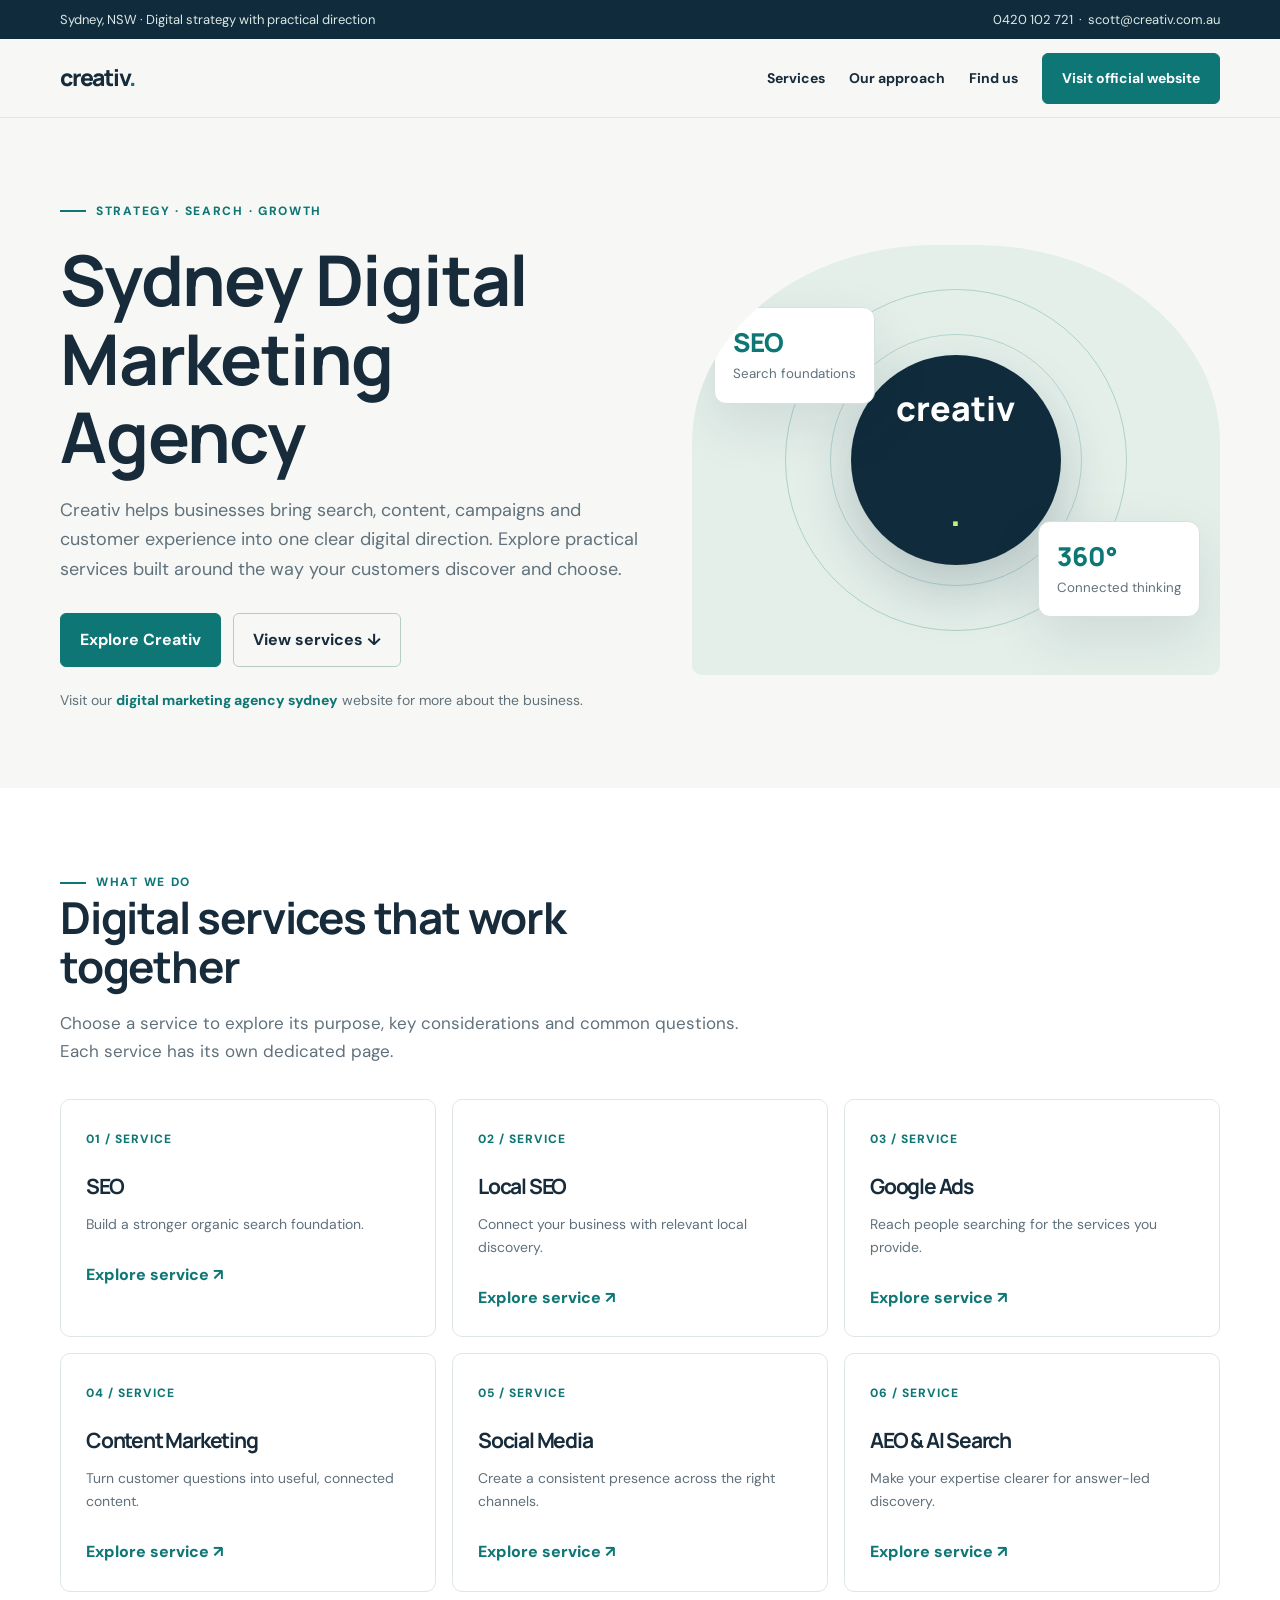
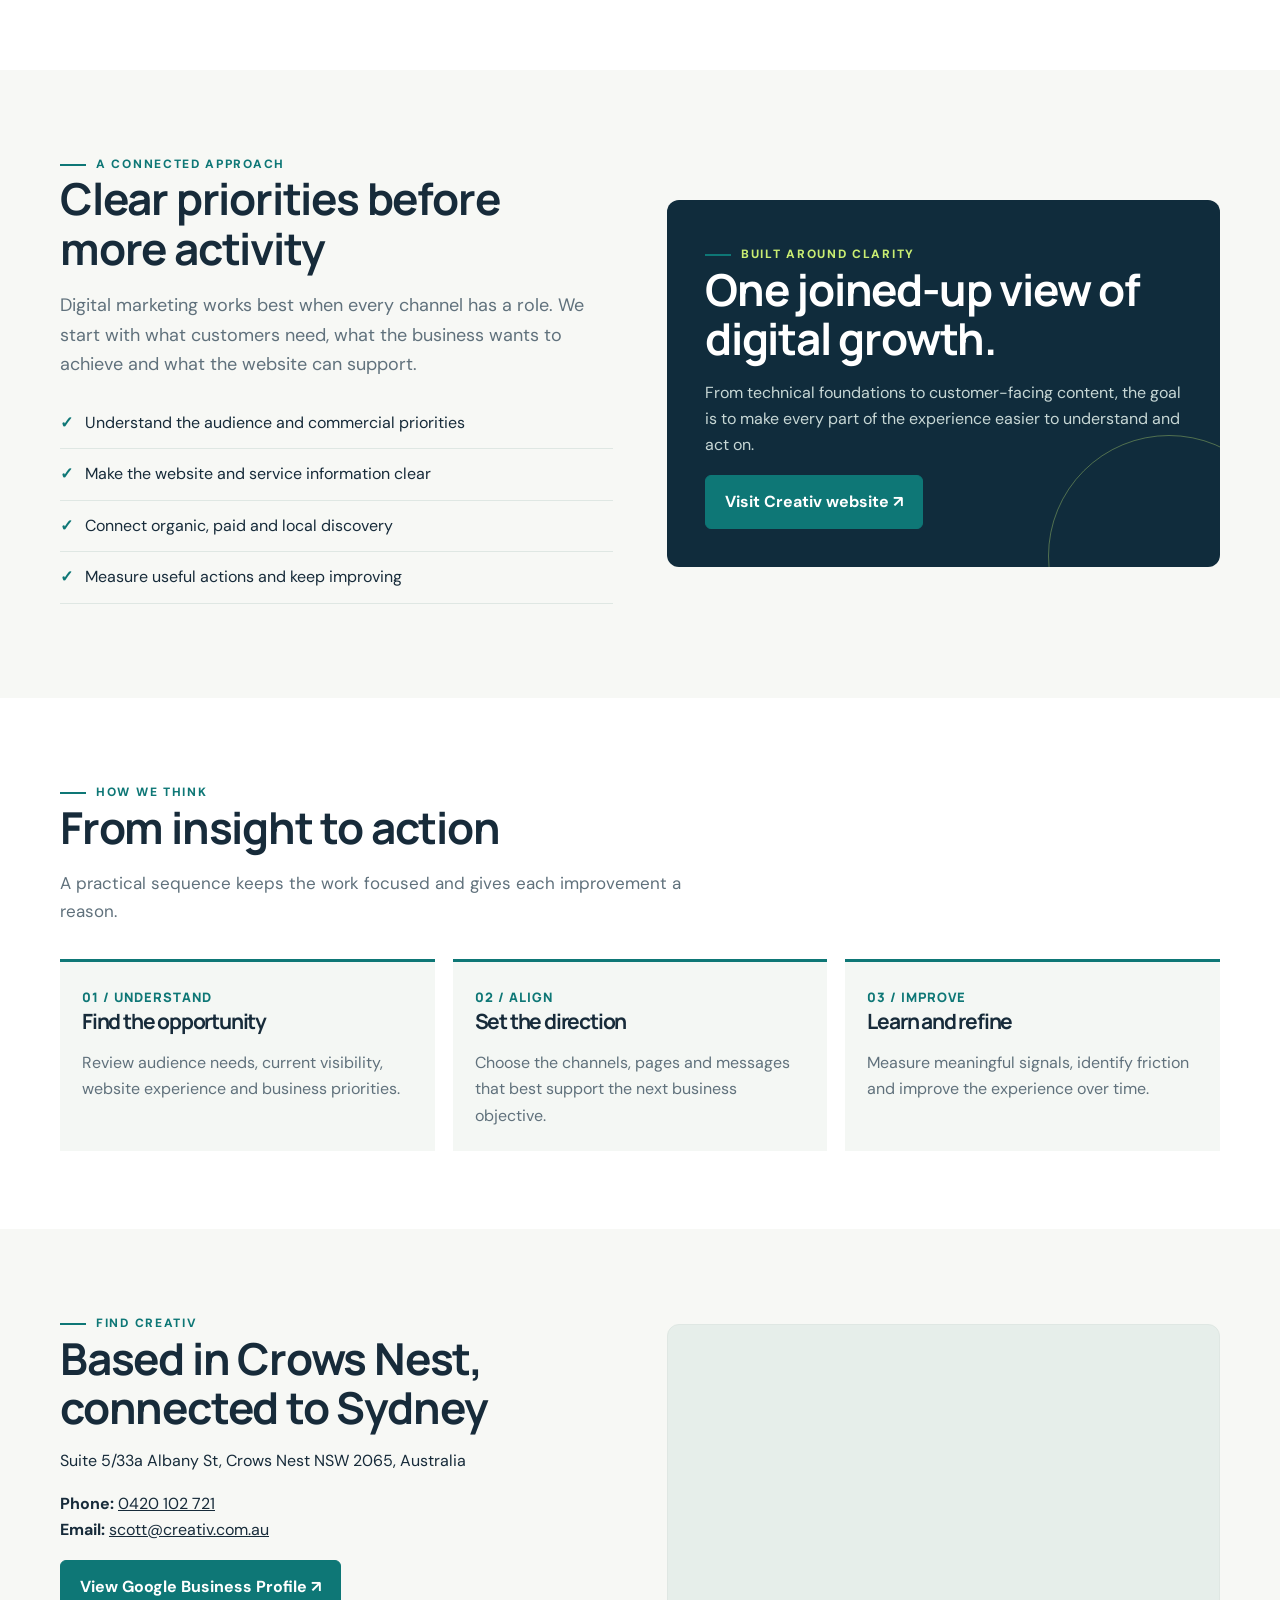
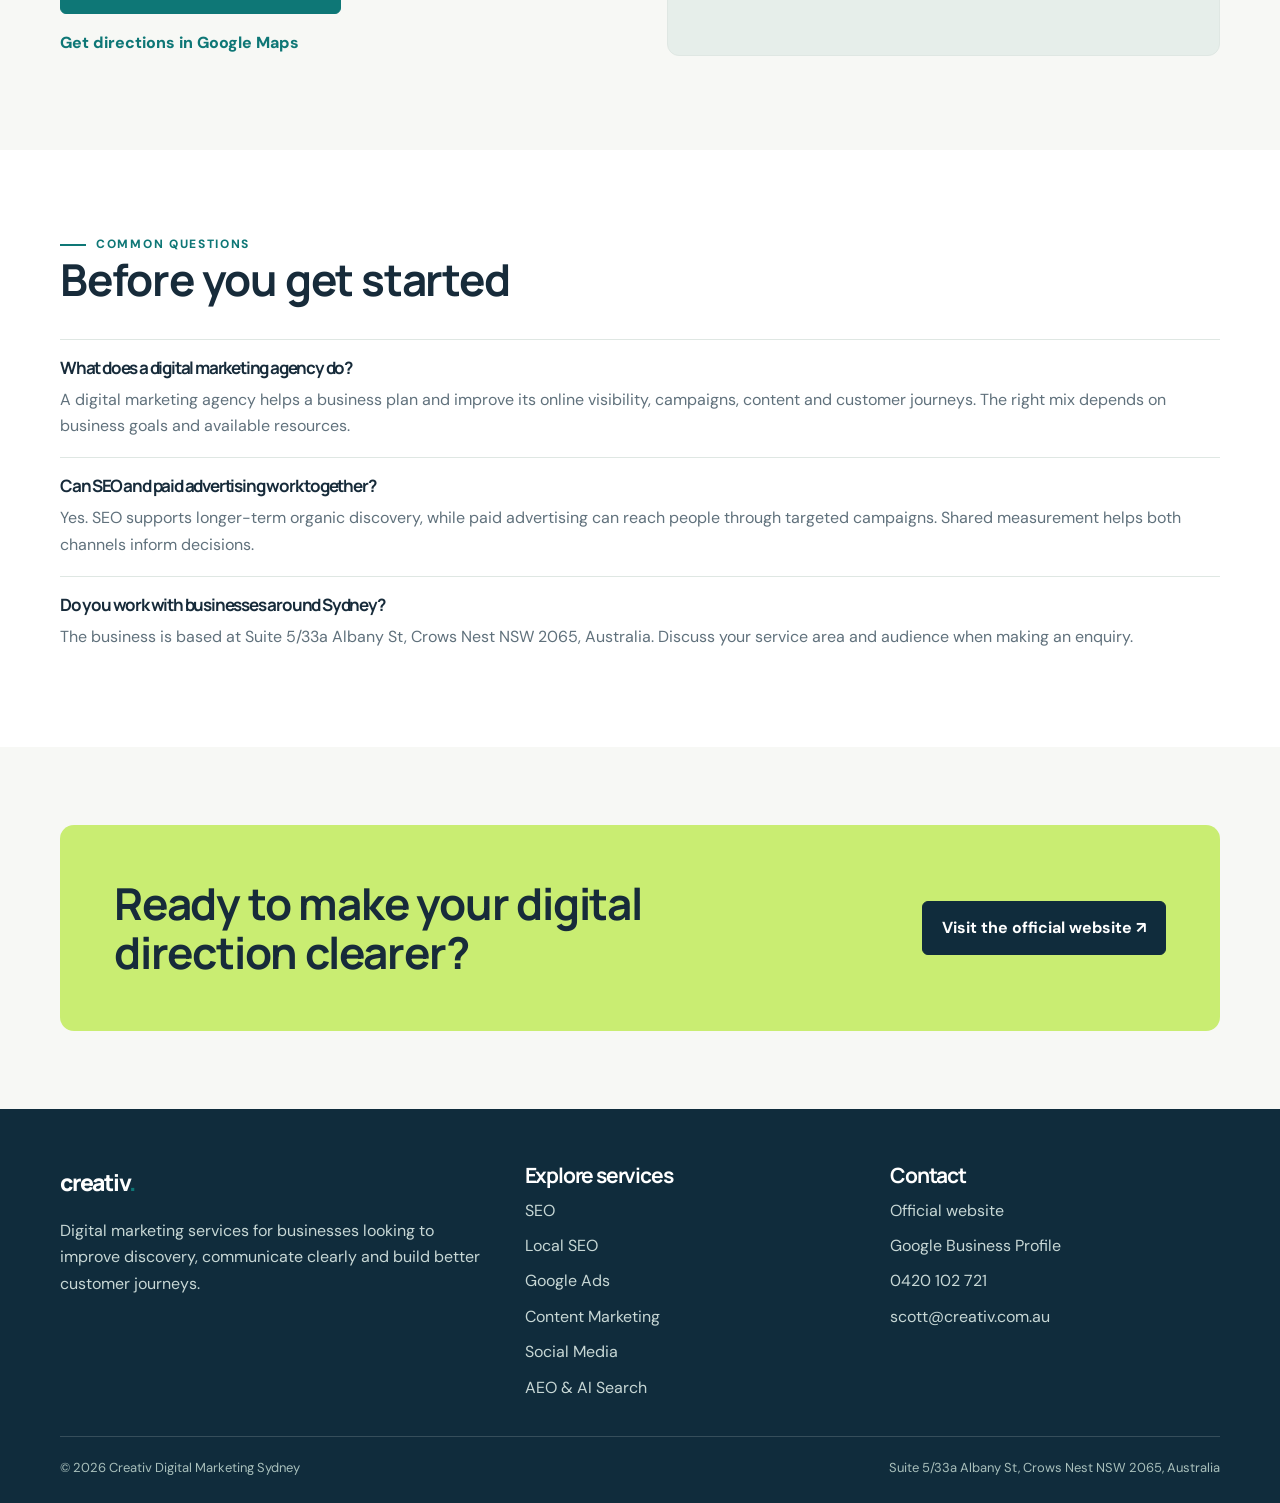
<file: index.html>
<!doctype html>
<html lang="en-AU"><head><meta charset="utf-8"><meta name="viewport" content="width=device-width,initial-scale=1">
<title>Sydney Digital Marketing Agency | Creativ</title><meta name="description" content="Creativ is a Sydney digital marketing agency helping businesses connect SEO, local search, Google Ads, content, social media and AI search visibility.">
<meta name="theme-color" content="#f7f8f5"><meta property="og:title" content="Sydney Digital Marketing Agency | Creativ"><meta property="og:description" content="Connected digital marketing for Sydney businesses."><meta property="og:type" content="website">
<link rel="stylesheet" href="styles.css">
<script type="application/ld+json">{"@context": "https://schema.org", "@type": "ProfessionalService", "name": "Creativ Digital Marketing Sydney", "url": "https://creativdigitalmarketing.com.au/", "telephone": "+61 420 102 721", "email": "scott@creativ.com.au", "address": {"@type": "PostalAddress", "streetAddress": "Suite 5/33a Albany St", "addressLocality": "Crows Nest", "addressRegion": "NSW", "postalCode": "2065", "addressCountry": "AU"}, "areaServed": {"@type": "City", "name": "Sydney"}, "sameAs": ["https://share.google/ohdURk7cEPhhIA4hg"]}</script>
</head><body><div class="topbar"><div class="wrap"><span>Sydney, NSW · Digital strategy with practical direction</span><span><a href="tel:0420102721">0420 102 721</a> &nbsp;·&nbsp; <a href="mailto:scott@creativ.com.au">scott@creativ.com.au</a></span></div></div>
<header class="nav"><div class="wrap navin"><a class="brand" href="index.html" aria-label="Creativ home">creativ<span>.</span></a><nav class="navlinks" aria-label="Main navigation"><a href="index.html#services">Services</a><a href="index.html#approach">Our approach</a><a href="index.html#location">Find us</a><a class="btn" href="https://creativdigitalmarketing.com.au/">Visit official website</a></nav></div></header>
<main>
<section class="hero"><div class="wrap hero-grid"><div><span class="eyebrow">Strategy · Search · Growth</span><h1>Sydney Digital Marketing Agency</h1><p class="lead">Creativ helps businesses bring search, content, campaigns and customer experience into one clear digital direction. Explore practical services built around the way your customers discover and choose.</p><div class="hero-actions"><a class="btn" href="https://creativdigitalmarketing.com.au/">Explore Creativ</a><a class="btn light" href="#services">View services ↓</a></div><p style="font-size:14px;color:#60717c;margin-top:22px">Visit our <a class="textlink" href="https://creativdigitalmarketing.com.au/">digital marketing agency sydney</a> website for more about the business.</p></div>
<div class="hero-art"><div class="art-card art-one"><strong>SEO</strong><small>Search foundations</small></div><div class="art-center">creativ<span>.</span></div><div class="art-card art-two"><strong>360°</strong><small>Connected thinking</small></div></div></div></section>
<section class="section white" id="services"><div class="wrap"><div class="section-head"><span class="eyebrow">What we do</span><h2>Digital services that work together</h2><p>Choose a service to explore its purpose, key considerations and common questions. Each service has its own dedicated page.</p></div><div class="service-grid"><a class="service-card" href="services/seo/"><span class="num">01 / SERVICE</span><h3>SEO</h3><p>Build a stronger organic search foundation.</p><span class="arrow">Explore service ↗</span></a><a class="service-card" href="services/local-seo/"><span class="num">02 / SERVICE</span><h3>Local SEO</h3><p>Connect your business with relevant local discovery.</p><span class="arrow">Explore service ↗</span></a><a class="service-card" href="services/google-ads/"><span class="num">03 / SERVICE</span><h3>Google Ads</h3><p>Reach people searching for the services you provide.</p><span class="arrow">Explore service ↗</span></a><a class="service-card" href="services/content-marketing/"><span class="num">04 / SERVICE</span><h3>Content Marketing</h3><p>Turn customer questions into useful, connected content.</p><span class="arrow">Explore service ↗</span></a><a class="service-card" href="services/social-media/"><span class="num">05 / SERVICE</span><h3>Social Media</h3><p>Create a consistent presence across the right channels.</p><span class="arrow">Explore service ↗</span></a><a class="service-card" href="services/aeo-ai-search/"><span class="num">06 / SERVICE</span><h3>AEO & AI Search</h3><p>Make your expertise clearer for answer-led discovery.</p><span class="arrow">Explore service ↗</span></a></div></div></section>
<section class="section" id="approach"><div class="wrap split"><div><span class="eyebrow">A connected approach</span><h2>Clear priorities before more activity</h2><p class="lead">Digital marketing works best when every channel has a role. We start with what customers need, what the business wants to achieve and what the website can support.</p><ul class="checklist"><li>Understand the audience and commercial priorities</li><li>Make the website and service information clear</li><li>Connect organic, paid and local discovery</li><li>Measure useful actions and keep improving</li></ul></div><div class="feature-panel"><span class="eyebrow" style="color:#c9ed72">Built around clarity</span><h2>One joined-up view of digital growth.</h2><p>From technical foundations to customer-facing content, the goal is to make every part of the experience easier to understand and act on.</p><a class="btn" href="https://creativdigitalmarketing.com.au/">Visit Creativ website ↗</a></div></div></section>
<section class="section white"><div class="wrap"><div class="section-head"><span class="eyebrow">How we think</span><h2>From insight to action</h2><p>A practical sequence keeps the work focused and gives each improvement a reason.</p></div><div class="steps"><div class="step"><b>01 / UNDERSTAND</b><h3>Find the opportunity</h3><p>Review audience needs, current visibility, website experience and business priorities.</p></div><div class="step"><b>02 / ALIGN</b><h3>Set the direction</h3><p>Choose the channels, pages and messages that best support the next business objective.</p></div><div class="step"><b>03 / IMPROVE</b><h3>Learn and refine</h3><p>Measure meaningful signals, identify friction and improve the experience over time.</p></div></div></div></section>
<section class="section" id="location"><div class="wrap split"><div><span class="eyebrow">Find Creativ</span><h2>Based in Crows Nest, connected to Sydney</h2><p>Suite 5/33a Albany St, Crows Nest NSW 2065, Australia</p><p><strong>Phone:</strong> <a href="tel:0420102721">0420 102 721</a><br><strong>Email:</strong> <a href="mailto:scott@creativ.com.au">scott@creativ.com.au</a></p><p><a class="btn" href="https://share.google/ohdURk7cEPhhIA4hg" target="_blank" rel="noopener">View Google Business Profile ↗</a></p><p><a class="textlink" href="https://www.google.com/maps/dir/?api=1&destination=Suite%205%2F33a%20Albany%20St%2C%20Crows%20Nest%20NSW%202065%2C%20Australia" target="_blank" rel="noopener">Get directions in Google Maps</a></p></div><div class="map-wrap"><iframe title="Map showing Creativ at Suite 5/33a Albany Street, Crows Nest" loading="lazy" referrerpolicy="no-referrer-when-downgrade" src="https://www.google.com/maps?q=Suite%205%2F33a%20Albany%20St%2C%20Crows%20Nest%20NSW%202065%2C%20Australia&output=embed"></iframe></div></div></section>
<section class="section white"><div class="wrap"><div class="section-head"><span class="eyebrow">Common questions</span><h2>Before you get started</h2></div><div class="faq"><h3>What does a digital marketing agency do?</h3><p>A digital marketing agency helps a business plan and improve its online visibility, campaigns, content and customer journeys. The right mix depends on business goals and available resources.</p></div><div class="faq"><h3>Can SEO and paid advertising work together?</h3><p>Yes. SEO supports longer-term organic discovery, while paid advertising can reach people through targeted campaigns. Shared measurement helps both channels inform decisions.</p></div><div class="faq"><h3>Do you work with businesses around Sydney?</h3><p>The business is based at Suite 5/33a Albany St, Crows Nest NSW 2065, Australia. Discuss your service area and audience when making an enquiry.</p></div></div></section>
<section class="section"><div class="wrap"><div class="cta"><h2>Ready to make your digital direction clearer?</h2><a class="btn" href="https://creativdigitalmarketing.com.au/">Visit the official website ↗</a></div></div></section>
</main>
<footer class="footer"><div class="wrap"><div class="footer-grid"><div><a class="brand" style="color:white" href="index.html">creativ<span>.</span></a><p>Digital marketing services for businesses looking to improve discovery, communicate clearly and build better customer journeys.</p></div><div><h3>Explore services</h3><div class="footer-links"><a href="services/seo/">SEO</a><a href="services/local-seo/">Local SEO</a><a href="services/google-ads/">Google Ads</a><a href="services/content-marketing/">Content Marketing</a><a href="services/social-media/">Social Media</a><a href="services/aeo-ai-search/">AEO & AI Search</a></div></div><div><h3>Contact</h3><div class="footer-links"><a href="https://creativdigitalmarketing.com.au/">Official website</a><a href="https://share.google/ohdURk7cEPhhIA4hg">Google Business Profile</a><a href="tel:0420102721">0420 102 721</a><a href="mailto:scott@creativ.com.au">scott@creativ.com.au</a></div></div></div><div class="footer-bottom"><span>© 2026 Creativ Digital Marketing Sydney</span><span>Suite 5/33a Albany St, Crows Nest NSW 2065, Australia</span></div></div></footer>
</body></html>
</file>
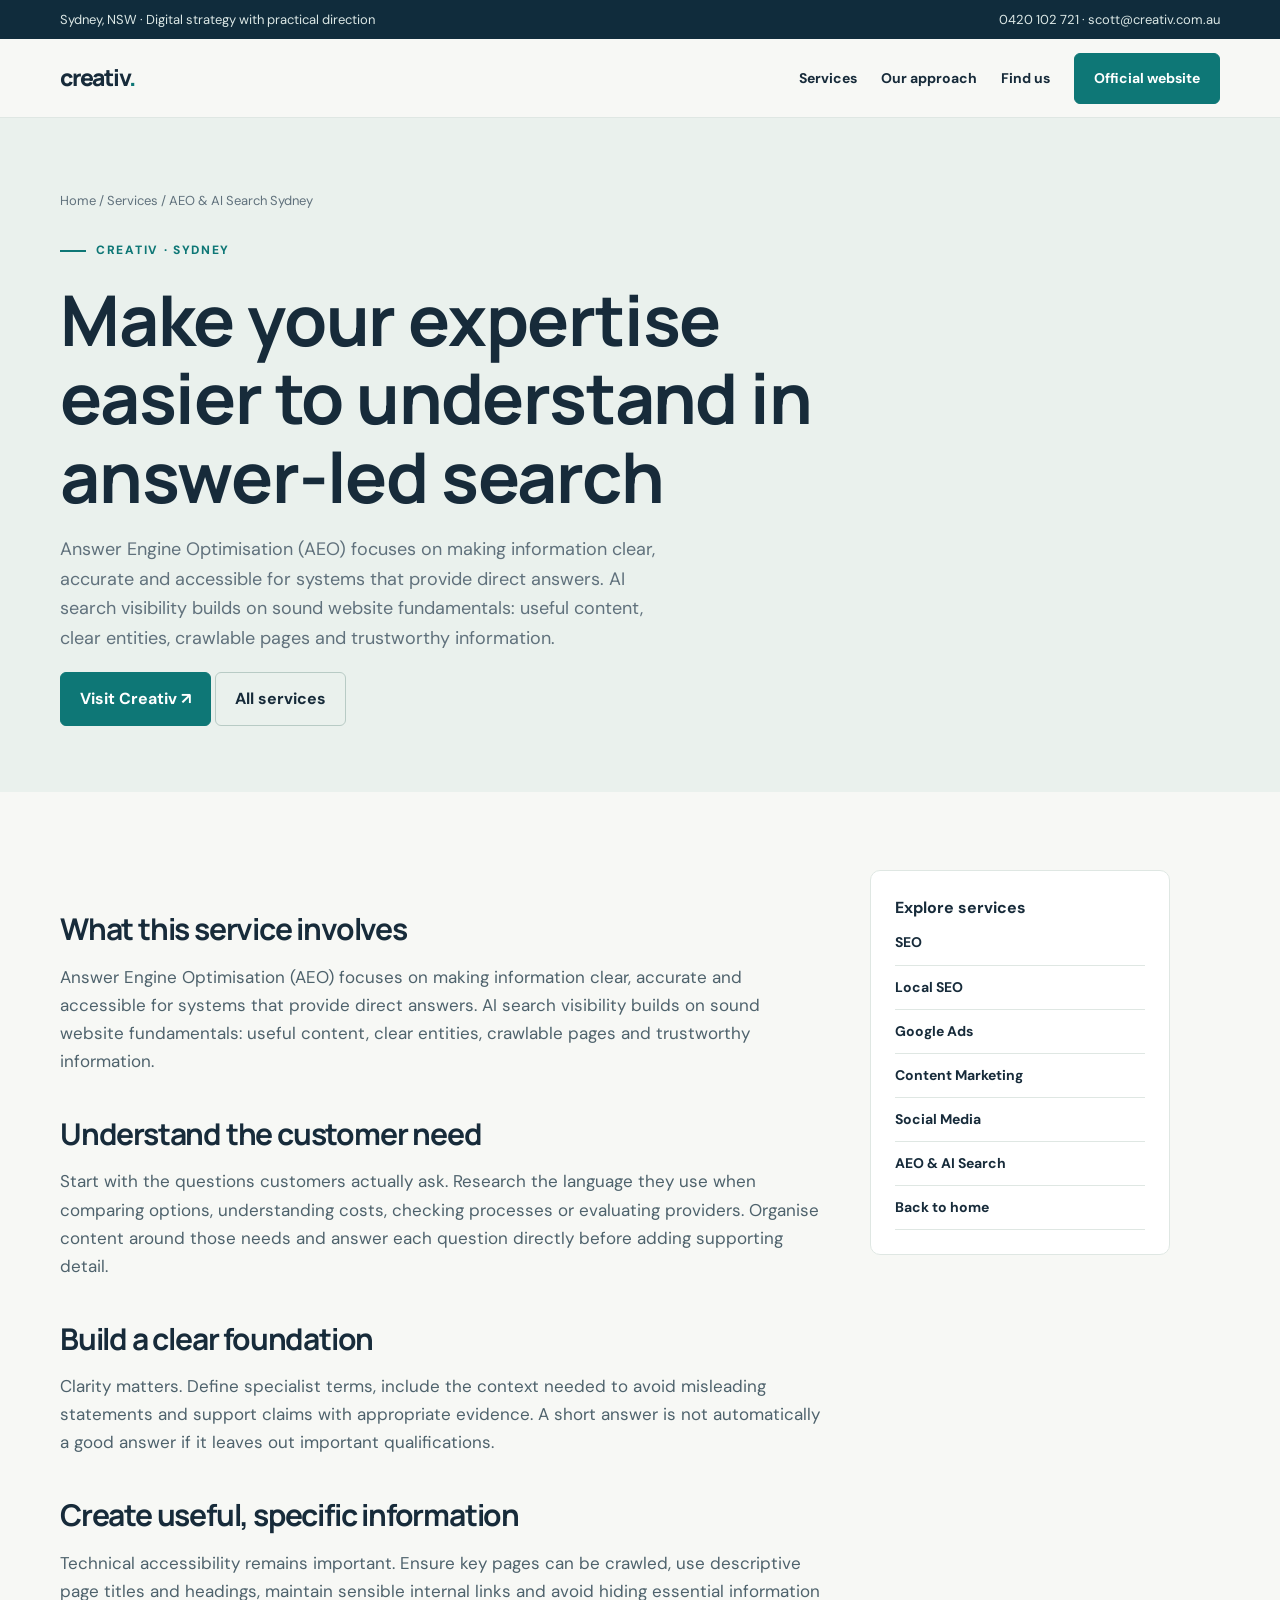
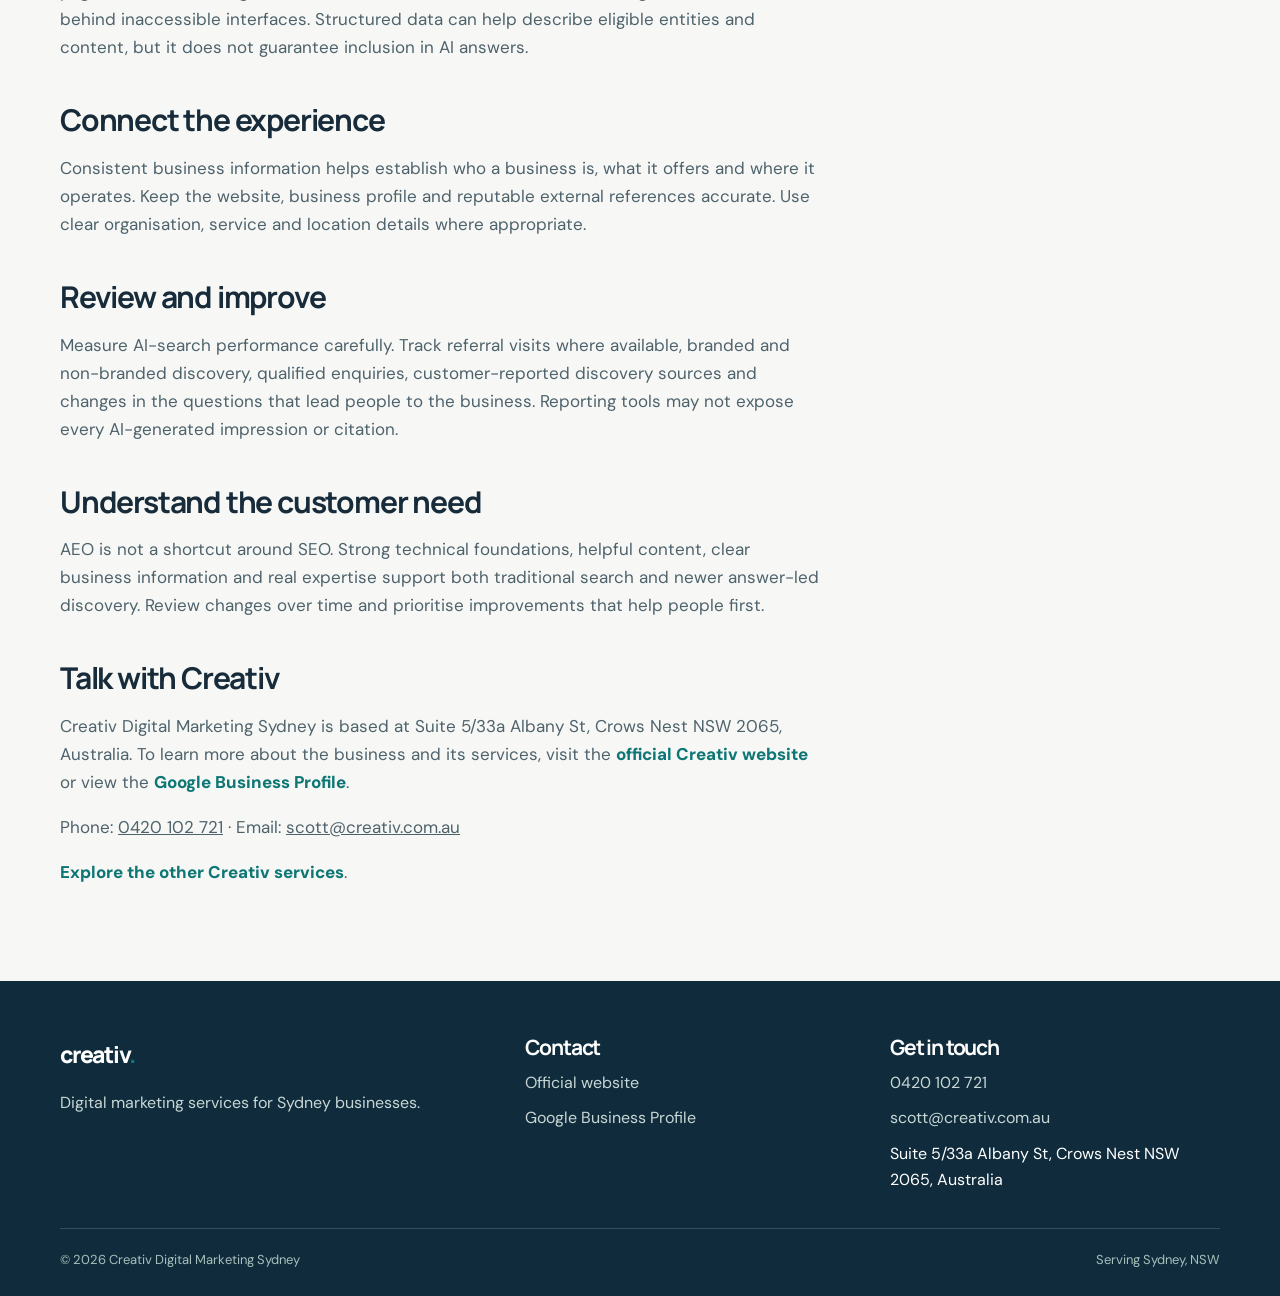
<file: services/aeo-ai-search/index.html>
<!doctype html>
<html lang="en-AU"><head><meta charset="utf-8"><meta name="viewport" content="width=device-width,initial-scale=1">
<title>AEO & AI Search Sydney | Creativ Digital Marketing Sydney</title><meta name="description" content="Answer Engine Optimisation (AEO) focuses on making information clear, accurate and accessible for systems that provide direct answers. AI search visib">
<link rel="stylesheet" href="../../styles.css">
</head><body>
<div class="topbar"><div class="wrap"><span>Sydney, NSW · Digital strategy with practical direction</span><span><a href="tel:0420102721">0420 102 721</a> · <a href="mailto:scott@creativ.com.au">scott@creativ.com.au</a></span></div></div>
<header class="nav"><div class="wrap navin"><a class="brand" href="../../index.html">creativ<span>.</span></a><nav class="navlinks"><a href="../../index.html#services">Services</a><a href="../../index.html#approach">Our approach</a><a href="../../index.html#location">Find us</a><a class="btn" href="https://creativdigitalmarketing.com.au/">Official website</a></nav></div></header>
<main><section class="page-hero"><div class="wrap"><div class="breadcrumbs"><a href="../../index.html">Home</a> / <a href="../../index.html#services">Services</a> / AEO & AI Search Sydney</div><span class="eyebrow">Creativ · Sydney</span><h1>Make your expertise easier to understand in answer-led search</h1><p class="lead">Answer Engine Optimisation (AEO) focuses on making information clear, accurate and accessible for systems that provide direct answers. AI search visibility builds on sound website fundamentals: useful content, clear entities, crawlable pages and trustworthy information.</p><p><a class="btn" href="https://creativdigitalmarketing.com.au/">Visit Creativ ↗</a> <a class="btn light" href="../../index.html#services">All services</a></p></div></section>
<section class="section"><div class="wrap content-grid"><article class="article"><h2>What this service involves</h2><p>Answer Engine Optimisation (AEO) focuses on making information clear, accurate and accessible for systems that provide direct answers. AI search visibility builds on sound website fundamentals: useful content, clear entities, crawlable pages and trustworthy information.</p><h2>Understand the customer need</h2><p>Start with the questions customers actually ask. Research the language they use when comparing options, understanding costs, checking processes or evaluating providers. Organise content around those needs and answer each question directly before adding supporting detail.</p>
<h2>Build a clear foundation</h2><p>Clarity matters. Define specialist terms, include the context needed to avoid misleading statements and support claims with appropriate evidence. A short answer is not automatically a good answer if it leaves out important qualifications.</p>
<h2>Create useful, specific information</h2><p>Technical accessibility remains important. Ensure key pages can be crawled, use descriptive page titles and headings, maintain sensible internal links and avoid hiding essential information behind inaccessible interfaces. Structured data can help describe eligible entities and content, but it does not guarantee inclusion in AI answers.</p>
<h2>Connect the experience</h2><p>Consistent business information helps establish who a business is, what it offers and where it operates. Keep the website, business profile and reputable external references accurate. Use clear organisation, service and location details where appropriate.</p>
<h2>Review and improve</h2><p>Measure AI-search performance carefully. Track referral visits where available, branded and non-branded discovery, qualified enquiries, customer-reported discovery sources and changes in the questions that lead people to the business. Reporting tools may not expose every AI-generated impression or citation.</p>
<h2>Understand the customer need</h2><p>AEO is not a shortcut around SEO. Strong technical foundations, helpful content, clear business information and real expertise support both traditional search and newer answer-led discovery. Review changes over time and prioritise improvements that help people first.</p><h2>Talk with Creativ</h2><p>Creativ Digital Marketing Sydney is based at Suite 5/33a Albany St, Crows Nest NSW 2065, Australia. To learn more about the business and its services, visit the <a class="textlink" href="https://creativdigitalmarketing.com.au/">official Creativ website</a> or view the <a class="textlink" href="https://share.google/ohdURk7cEPhhIA4hg">Google Business Profile</a>.</p><p>Phone: <a href="tel:0420102721">0420 102 721</a> · Email: <a href="mailto:scott@creativ.com.au">scott@creativ.com.au</a></p><p><a class="textlink" href="../../index.html#services">Explore the other Creativ services</a>.</p></article><aside class="sidebox"><strong>Explore services</strong><a href="../seo/">SEO</a><a href="../local-seo/">Local SEO</a><a href="../google-ads/">Google Ads</a><a href="../content-marketing/">Content Marketing</a><a href="../social-media/">Social Media</a><a href="../aeo-ai-search/">AEO & AI Search</a><a href="../../index.html">Back to home</a></aside></div></section></main>
<footer class="footer"><div class="wrap"><div class="footer-grid"><div><a class="brand" style="color:white" href="../../index.html">creativ<span>.</span></a><p>Digital marketing services for Sydney businesses.</p></div><div><h3>Contact</h3><div class="footer-links"><a href="https://creativdigitalmarketing.com.au/">Official website</a><a href="https://share.google/ohdURk7cEPhhIA4hg">Google Business Profile</a></div></div><div><h3>Get in touch</h3><div class="footer-links"><a href="tel:0420102721">0420 102 721</a><a href="mailto:scott@creativ.com.au">scott@creativ.com.au</a><span>Suite 5/33a Albany St, Crows Nest NSW 2065, Australia</span></div></div></div><div class="footer-bottom"><span>© 2026 Creativ Digital Marketing Sydney</span><span>Serving Sydney, NSW</span></div></div></footer>
</body></html>
</file>
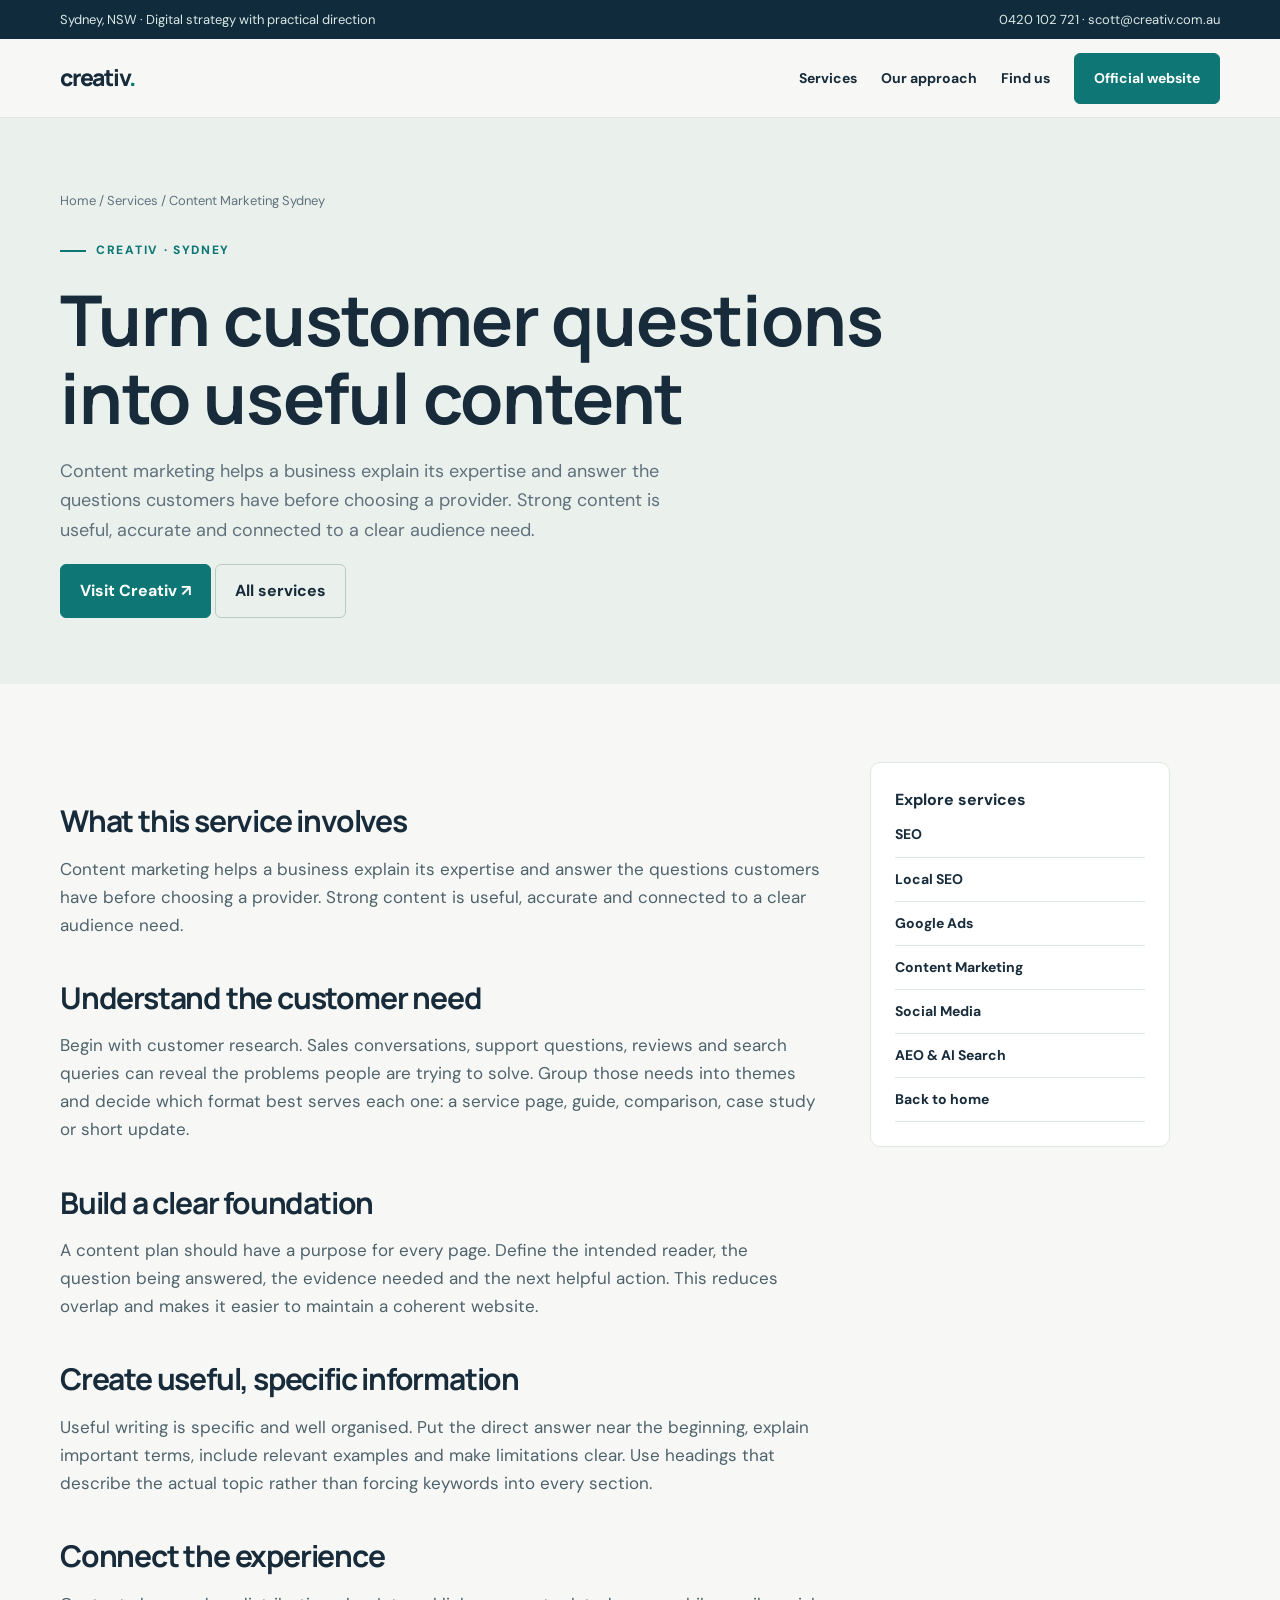
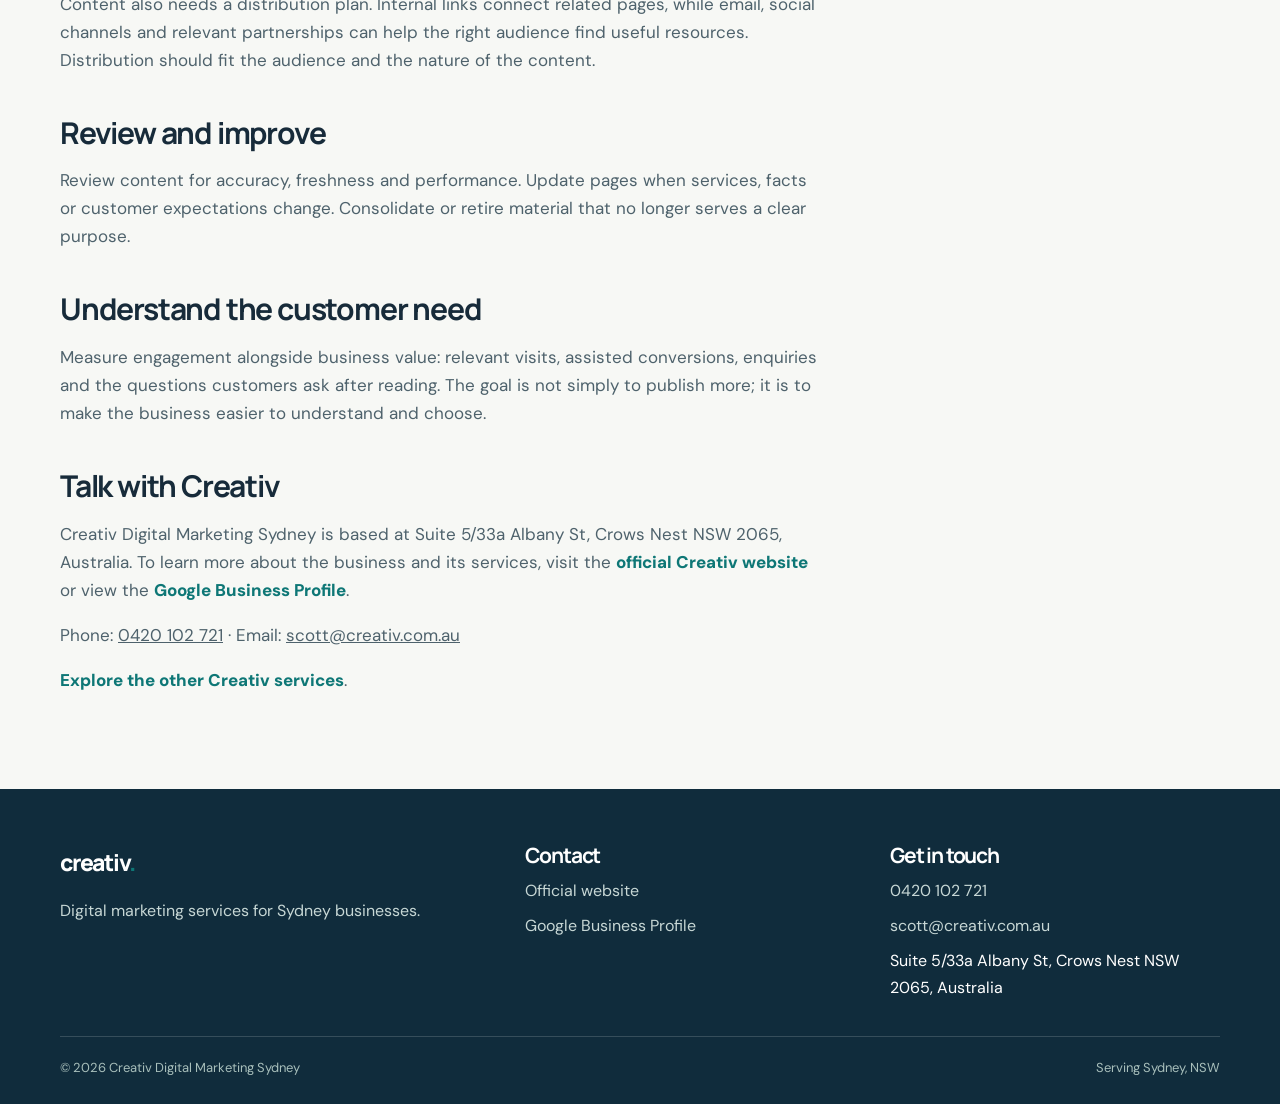
<file: services/content-marketing/index.html>
<!doctype html>
<html lang="en-AU"><head><meta charset="utf-8"><meta name="viewport" content="width=device-width,initial-scale=1">
<title>Content Marketing Sydney | Creativ Digital Marketing Sydney</title><meta name="description" content="Content marketing helps a business explain its expertise and answer the questions customers have before choosing a provider. Strong content is useful,">
<link rel="stylesheet" href="../../styles.css">
</head><body>
<div class="topbar"><div class="wrap"><span>Sydney, NSW · Digital strategy with practical direction</span><span><a href="tel:0420102721">0420 102 721</a> · <a href="mailto:scott@creativ.com.au">scott@creativ.com.au</a></span></div></div>
<header class="nav"><div class="wrap navin"><a class="brand" href="../../index.html">creativ<span>.</span></a><nav class="navlinks"><a href="../../index.html#services">Services</a><a href="../../index.html#approach">Our approach</a><a href="../../index.html#location">Find us</a><a class="btn" href="https://creativdigitalmarketing.com.au/">Official website</a></nav></div></header>
<main><section class="page-hero"><div class="wrap"><div class="breadcrumbs"><a href="../../index.html">Home</a> / <a href="../../index.html#services">Services</a> / Content Marketing Sydney</div><span class="eyebrow">Creativ · Sydney</span><h1>Turn customer questions into useful content</h1><p class="lead">Content marketing helps a business explain its expertise and answer the questions customers have before choosing a provider. Strong content is useful, accurate and connected to a clear audience need.</p><p><a class="btn" href="https://creativdigitalmarketing.com.au/">Visit Creativ ↗</a> <a class="btn light" href="../../index.html#services">All services</a></p></div></section>
<section class="section"><div class="wrap content-grid"><article class="article"><h2>What this service involves</h2><p>Content marketing helps a business explain its expertise and answer the questions customers have before choosing a provider. Strong content is useful, accurate and connected to a clear audience need.</p><h2>Understand the customer need</h2><p>Begin with customer research. Sales conversations, support questions, reviews and search queries can reveal the problems people are trying to solve. Group those needs into themes and decide which format best serves each one: a service page, guide, comparison, case study or short update.</p>
<h2>Build a clear foundation</h2><p>A content plan should have a purpose for every page. Define the intended reader, the question being answered, the evidence needed and the next helpful action. This reduces overlap and makes it easier to maintain a coherent website.</p>
<h2>Create useful, specific information</h2><p>Useful writing is specific and well organised. Put the direct answer near the beginning, explain important terms, include relevant examples and make limitations clear. Use headings that describe the actual topic rather than forcing keywords into every section.</p>
<h2>Connect the experience</h2><p>Content also needs a distribution plan. Internal links connect related pages, while email, social channels and relevant partnerships can help the right audience find useful resources. Distribution should fit the audience and the nature of the content.</p>
<h2>Review and improve</h2><p>Review content for accuracy, freshness and performance. Update pages when services, facts or customer expectations change. Consolidate or retire material that no longer serves a clear purpose.</p>
<h2>Understand the customer need</h2><p>Measure engagement alongside business value: relevant visits, assisted conversions, enquiries and the questions customers ask after reading. The goal is not simply to publish more; it is to make the business easier to understand and choose.</p><h2>Talk with Creativ</h2><p>Creativ Digital Marketing Sydney is based at Suite 5/33a Albany St, Crows Nest NSW 2065, Australia. To learn more about the business and its services, visit the <a class="textlink" href="https://creativdigitalmarketing.com.au/">official Creativ website</a> or view the <a class="textlink" href="https://share.google/ohdURk7cEPhhIA4hg">Google Business Profile</a>.</p><p>Phone: <a href="tel:0420102721">0420 102 721</a> · Email: <a href="mailto:scott@creativ.com.au">scott@creativ.com.au</a></p><p><a class="textlink" href="../../index.html#services">Explore the other Creativ services</a>.</p></article><aside class="sidebox"><strong>Explore services</strong><a href="../seo/">SEO</a><a href="../local-seo/">Local SEO</a><a href="../google-ads/">Google Ads</a><a href="../content-marketing/">Content Marketing</a><a href="../social-media/">Social Media</a><a href="../aeo-ai-search/">AEO & AI Search</a><a href="../../index.html">Back to home</a></aside></div></section></main>
<footer class="footer"><div class="wrap"><div class="footer-grid"><div><a class="brand" style="color:white" href="../../index.html">creativ<span>.</span></a><p>Digital marketing services for Sydney businesses.</p></div><div><h3>Contact</h3><div class="footer-links"><a href="https://creativdigitalmarketing.com.au/">Official website</a><a href="https://share.google/ohdURk7cEPhhIA4hg">Google Business Profile</a></div></div><div><h3>Get in touch</h3><div class="footer-links"><a href="tel:0420102721">0420 102 721</a><a href="mailto:scott@creativ.com.au">scott@creativ.com.au</a><span>Suite 5/33a Albany St, Crows Nest NSW 2065, Australia</span></div></div></div><div class="footer-bottom"><span>© 2026 Creativ Digital Marketing Sydney</span><span>Serving Sydney, NSW</span></div></div></footer>
</body></html>
</file>
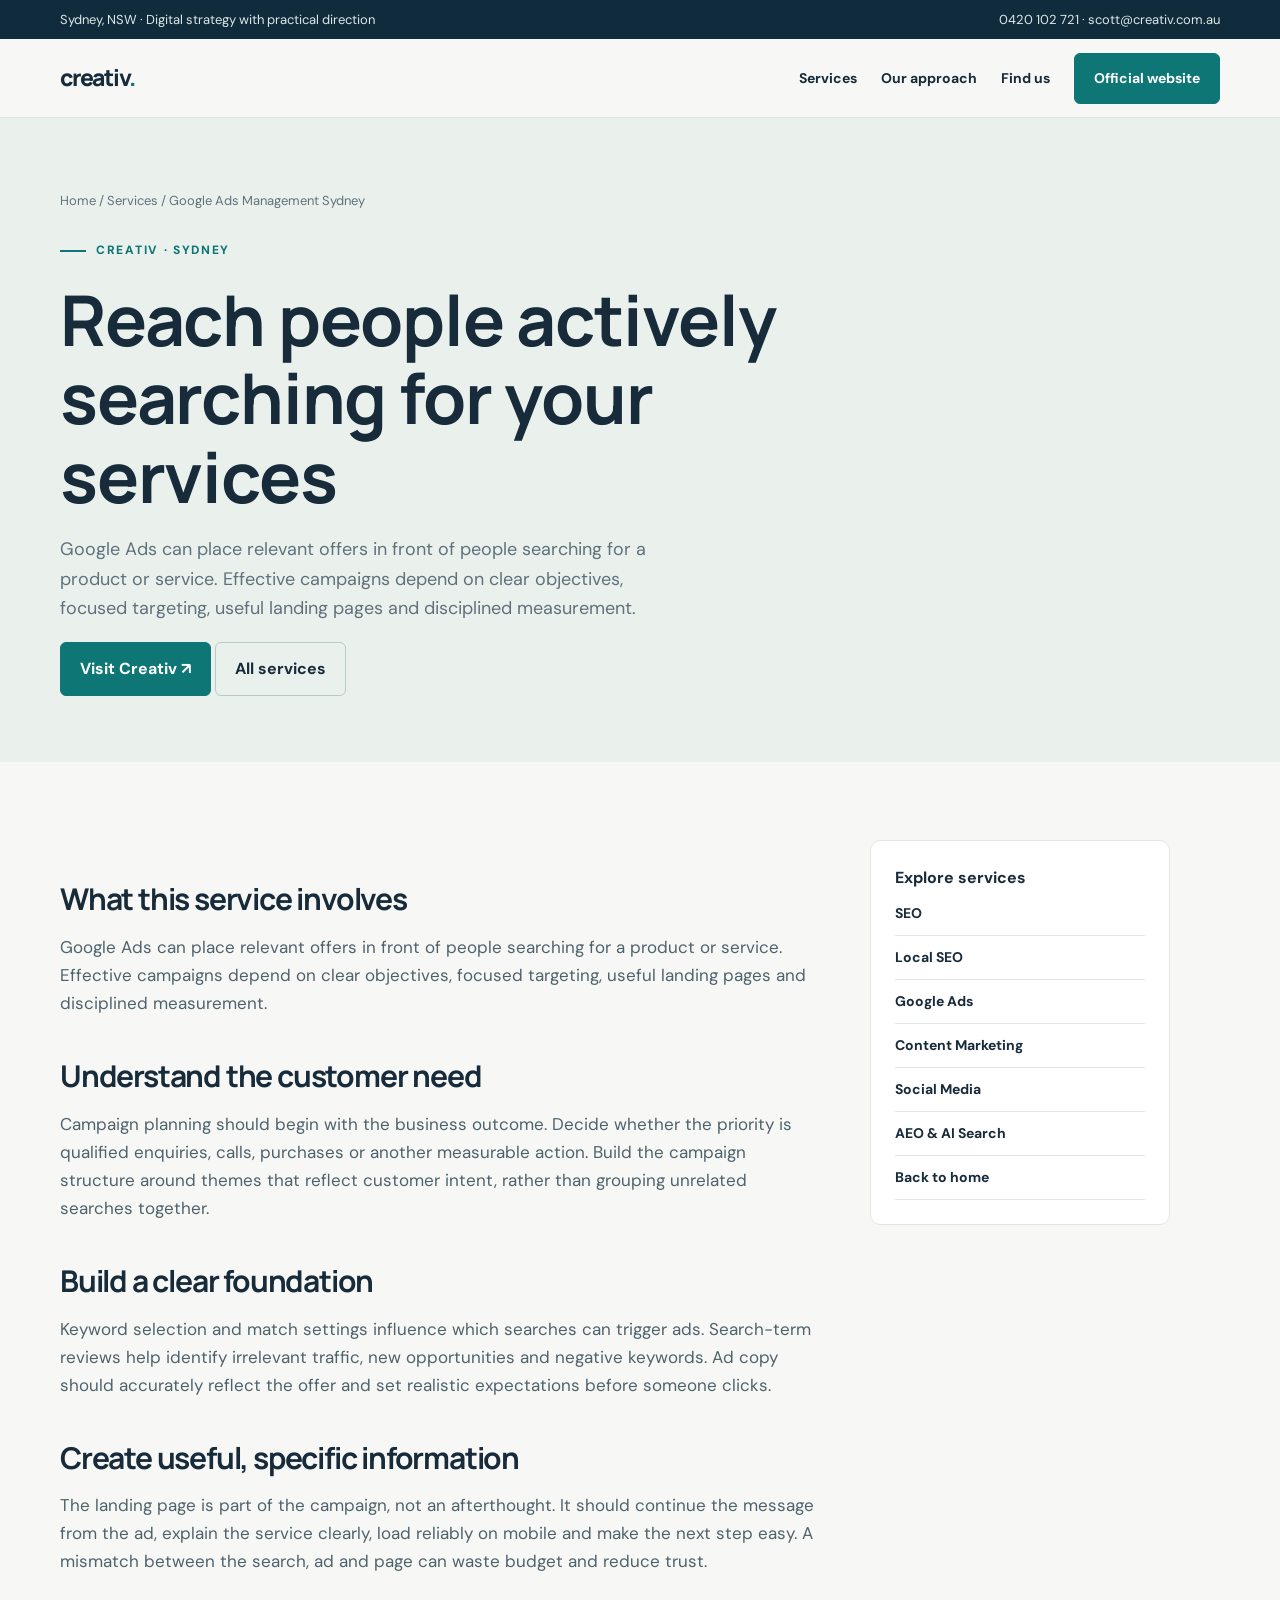
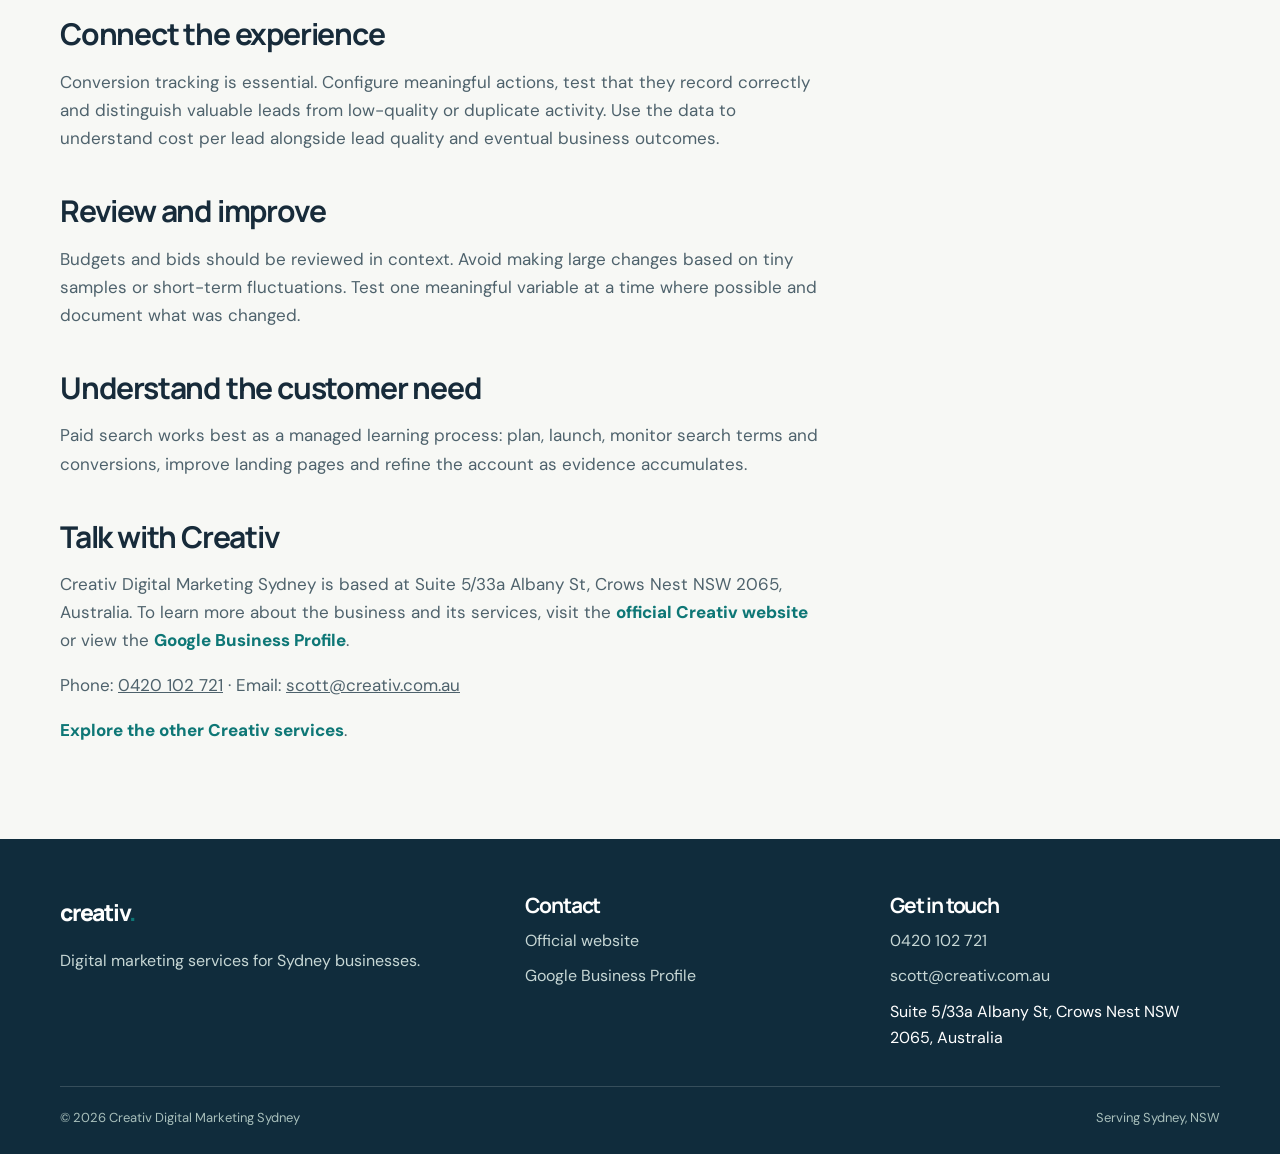
<file: services/google-ads/index.html>
<!doctype html>
<html lang="en-AU"><head><meta charset="utf-8"><meta name="viewport" content="width=device-width,initial-scale=1">
<title>Google Ads Management Sydney | Creativ Digital Marketing Sydney</title><meta name="description" content="Google Ads can place relevant offers in front of people searching for a product or service. Effective campaigns depend on clear objectives, focused ta">
<link rel="stylesheet" href="../../styles.css">
</head><body>
<div class="topbar"><div class="wrap"><span>Sydney, NSW · Digital strategy with practical direction</span><span><a href="tel:0420102721">0420 102 721</a> · <a href="mailto:scott@creativ.com.au">scott@creativ.com.au</a></span></div></div>
<header class="nav"><div class="wrap navin"><a class="brand" href="../../index.html">creativ<span>.</span></a><nav class="navlinks"><a href="../../index.html#services">Services</a><a href="../../index.html#approach">Our approach</a><a href="../../index.html#location">Find us</a><a class="btn" href="https://creativdigitalmarketing.com.au/">Official website</a></nav></div></header>
<main><section class="page-hero"><div class="wrap"><div class="breadcrumbs"><a href="../../index.html">Home</a> / <a href="../../index.html#services">Services</a> / Google Ads Management Sydney</div><span class="eyebrow">Creativ · Sydney</span><h1>Reach people actively searching for your services</h1><p class="lead">Google Ads can place relevant offers in front of people searching for a product or service. Effective campaigns depend on clear objectives, focused targeting, useful landing pages and disciplined measurement.</p><p><a class="btn" href="https://creativdigitalmarketing.com.au/">Visit Creativ ↗</a> <a class="btn light" href="../../index.html#services">All services</a></p></div></section>
<section class="section"><div class="wrap content-grid"><article class="article"><h2>What this service involves</h2><p>Google Ads can place relevant offers in front of people searching for a product or service. Effective campaigns depend on clear objectives, focused targeting, useful landing pages and disciplined measurement.</p><h2>Understand the customer need</h2><p>Campaign planning should begin with the business outcome. Decide whether the priority is qualified enquiries, calls, purchases or another measurable action. Build the campaign structure around themes that reflect customer intent, rather than grouping unrelated searches together.</p>
<h2>Build a clear foundation</h2><p>Keyword selection and match settings influence which searches can trigger ads. Search-term reviews help identify irrelevant traffic, new opportunities and negative keywords. Ad copy should accurately reflect the offer and set realistic expectations before someone clicks.</p>
<h2>Create useful, specific information</h2><p>The landing page is part of the campaign, not an afterthought. It should continue the message from the ad, explain the service clearly, load reliably on mobile and make the next step easy. A mismatch between the search, ad and page can waste budget and reduce trust.</p>
<h2>Connect the experience</h2><p>Conversion tracking is essential. Configure meaningful actions, test that they record correctly and distinguish valuable leads from low-quality or duplicate activity. Use the data to understand cost per lead alongside lead quality and eventual business outcomes.</p>
<h2>Review and improve</h2><p>Budgets and bids should be reviewed in context. Avoid making large changes based on tiny samples or short-term fluctuations. Test one meaningful variable at a time where possible and document what was changed.</p>
<h2>Understand the customer need</h2><p>Paid search works best as a managed learning process: plan, launch, monitor search terms and conversions, improve landing pages and refine the account as evidence accumulates.</p><h2>Talk with Creativ</h2><p>Creativ Digital Marketing Sydney is based at Suite 5/33a Albany St, Crows Nest NSW 2065, Australia. To learn more about the business and its services, visit the <a class="textlink" href="https://creativdigitalmarketing.com.au/">official Creativ website</a> or view the <a class="textlink" href="https://share.google/ohdURk7cEPhhIA4hg">Google Business Profile</a>.</p><p>Phone: <a href="tel:0420102721">0420 102 721</a> · Email: <a href="mailto:scott@creativ.com.au">scott@creativ.com.au</a></p><p><a class="textlink" href="../../index.html#services">Explore the other Creativ services</a>.</p></article><aside class="sidebox"><strong>Explore services</strong><a href="../seo/">SEO</a><a href="../local-seo/">Local SEO</a><a href="../google-ads/">Google Ads</a><a href="../content-marketing/">Content Marketing</a><a href="../social-media/">Social Media</a><a href="../aeo-ai-search/">AEO & AI Search</a><a href="../../index.html">Back to home</a></aside></div></section></main>
<footer class="footer"><div class="wrap"><div class="footer-grid"><div><a class="brand" style="color:white" href="../../index.html">creativ<span>.</span></a><p>Digital marketing services for Sydney businesses.</p></div><div><h3>Contact</h3><div class="footer-links"><a href="https://creativdigitalmarketing.com.au/">Official website</a><a href="https://share.google/ohdURk7cEPhhIA4hg">Google Business Profile</a></div></div><div><h3>Get in touch</h3><div class="footer-links"><a href="tel:0420102721">0420 102 721</a><a href="mailto:scott@creativ.com.au">scott@creativ.com.au</a><span>Suite 5/33a Albany St, Crows Nest NSW 2065, Australia</span></div></div></div><div class="footer-bottom"><span>© 2026 Creativ Digital Marketing Sydney</span><span>Serving Sydney, NSW</span></div></div></footer>
</body></html>
</file>
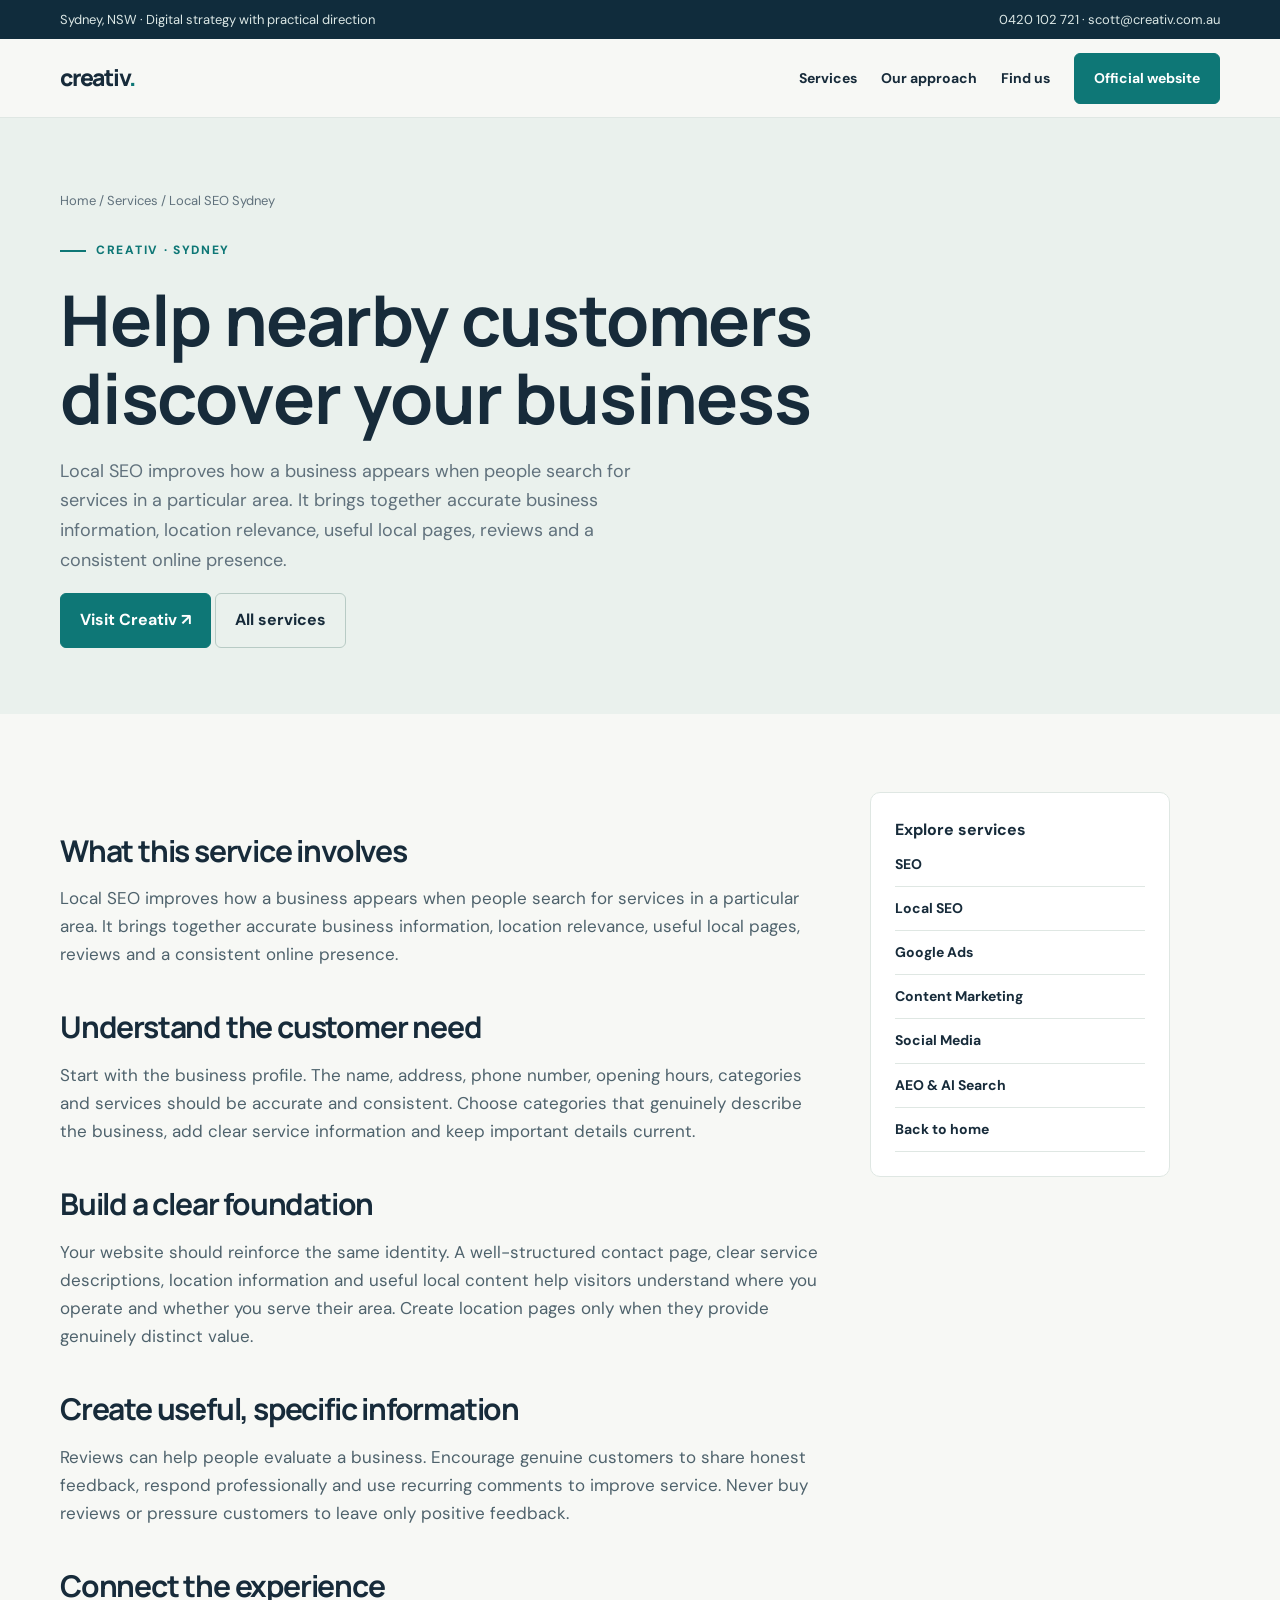
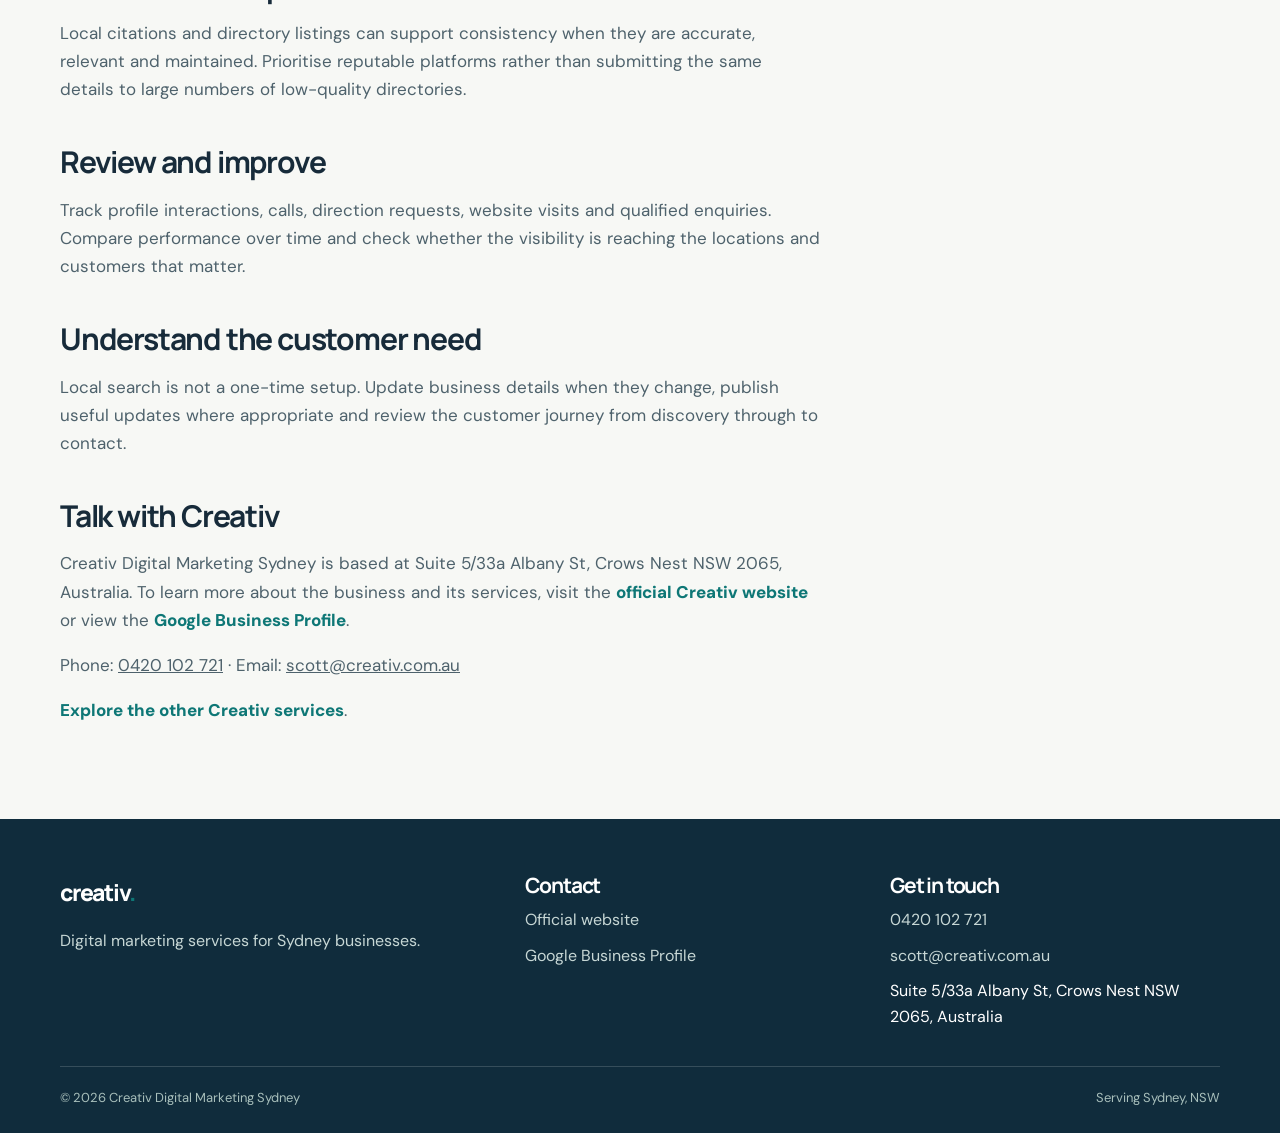
<file: services/local-seo/index.html>
<!doctype html>
<html lang="en-AU"><head><meta charset="utf-8"><meta name="viewport" content="width=device-width,initial-scale=1">
<title>Local SEO Sydney | Creativ Digital Marketing Sydney</title><meta name="description" content="Local SEO improves how a business appears when people search for services in a particular area. It brings together accurate business information, loca">
<link rel="stylesheet" href="../../styles.css">
</head><body>
<div class="topbar"><div class="wrap"><span>Sydney, NSW · Digital strategy with practical direction</span><span><a href="tel:0420102721">0420 102 721</a> · <a href="mailto:scott@creativ.com.au">scott@creativ.com.au</a></span></div></div>
<header class="nav"><div class="wrap navin"><a class="brand" href="../../index.html">creativ<span>.</span></a><nav class="navlinks"><a href="../../index.html#services">Services</a><a href="../../index.html#approach">Our approach</a><a href="../../index.html#location">Find us</a><a class="btn" href="https://creativdigitalmarketing.com.au/">Official website</a></nav></div></header>
<main><section class="page-hero"><div class="wrap"><div class="breadcrumbs"><a href="../../index.html">Home</a> / <a href="../../index.html#services">Services</a> / Local SEO Sydney</div><span class="eyebrow">Creativ · Sydney</span><h1>Help nearby customers discover your business</h1><p class="lead">Local SEO improves how a business appears when people search for services in a particular area. It brings together accurate business information, location relevance, useful local pages, reviews and a consistent online presence.</p><p><a class="btn" href="https://creativdigitalmarketing.com.au/">Visit Creativ ↗</a> <a class="btn light" href="../../index.html#services">All services</a></p></div></section>
<section class="section"><div class="wrap content-grid"><article class="article"><h2>What this service involves</h2><p>Local SEO improves how a business appears when people search for services in a particular area. It brings together accurate business information, location relevance, useful local pages, reviews and a consistent online presence.</p><h2>Understand the customer need</h2><p>Start with the business profile. The name, address, phone number, opening hours, categories and services should be accurate and consistent. Choose categories that genuinely describe the business, add clear service information and keep important details current.</p>
<h2>Build a clear foundation</h2><p>Your website should reinforce the same identity. A well-structured contact page, clear service descriptions, location information and useful local content help visitors understand where you operate and whether you serve their area. Create location pages only when they provide genuinely distinct value.</p>
<h2>Create useful, specific information</h2><p>Reviews can help people evaluate a business. Encourage genuine customers to share honest feedback, respond professionally and use recurring comments to improve service. Never buy reviews or pressure customers to leave only positive feedback.</p>
<h2>Connect the experience</h2><p>Local citations and directory listings can support consistency when they are accurate, relevant and maintained. Prioritise reputable platforms rather than submitting the same details to large numbers of low-quality directories.</p>
<h2>Review and improve</h2><p>Track profile interactions, calls, direction requests, website visits and qualified enquiries. Compare performance over time and check whether the visibility is reaching the locations and customers that matter.</p>
<h2>Understand the customer need</h2><p>Local search is not a one-time setup. Update business details when they change, publish useful updates where appropriate and review the customer journey from discovery through to contact.</p><h2>Talk with Creativ</h2><p>Creativ Digital Marketing Sydney is based at Suite 5/33a Albany St, Crows Nest NSW 2065, Australia. To learn more about the business and its services, visit the <a class="textlink" href="https://creativdigitalmarketing.com.au/">official Creativ website</a> or view the <a class="textlink" href="https://share.google/ohdURk7cEPhhIA4hg">Google Business Profile</a>.</p><p>Phone: <a href="tel:0420102721">0420 102 721</a> · Email: <a href="mailto:scott@creativ.com.au">scott@creativ.com.au</a></p><p><a class="textlink" href="../../index.html#services">Explore the other Creativ services</a>.</p></article><aside class="sidebox"><strong>Explore services</strong><a href="../seo/">SEO</a><a href="../local-seo/">Local SEO</a><a href="../google-ads/">Google Ads</a><a href="../content-marketing/">Content Marketing</a><a href="../social-media/">Social Media</a><a href="../aeo-ai-search/">AEO & AI Search</a><a href="../../index.html">Back to home</a></aside></div></section></main>
<footer class="footer"><div class="wrap"><div class="footer-grid"><div><a class="brand" style="color:white" href="../../index.html">creativ<span>.</span></a><p>Digital marketing services for Sydney businesses.</p></div><div><h3>Contact</h3><div class="footer-links"><a href="https://creativdigitalmarketing.com.au/">Official website</a><a href="https://share.google/ohdURk7cEPhhIA4hg">Google Business Profile</a></div></div><div><h3>Get in touch</h3><div class="footer-links"><a href="tel:0420102721">0420 102 721</a><a href="mailto:scott@creativ.com.au">scott@creativ.com.au</a><span>Suite 5/33a Albany St, Crows Nest NSW 2065, Australia</span></div></div></div><div class="footer-bottom"><span>© 2026 Creativ Digital Marketing Sydney</span><span>Serving Sydney, NSW</span></div></div></footer>
</body></html>
</file>
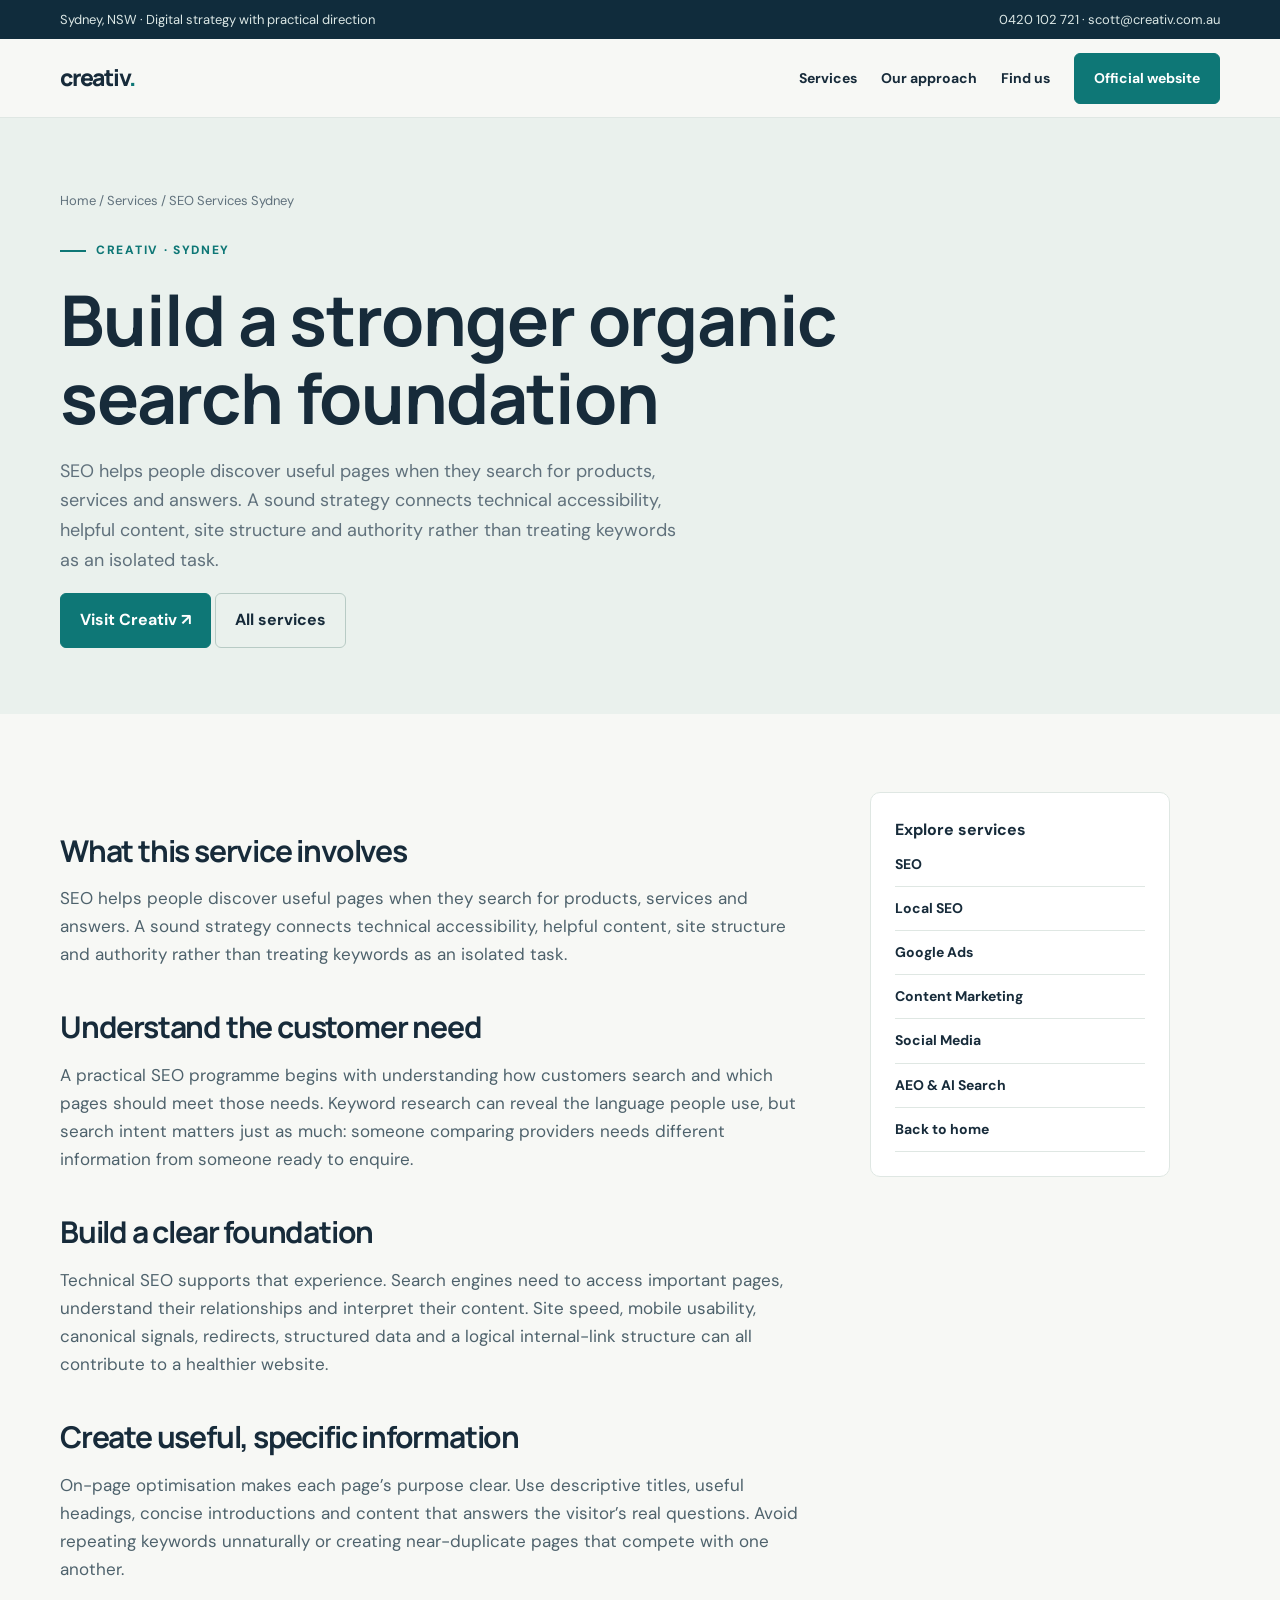
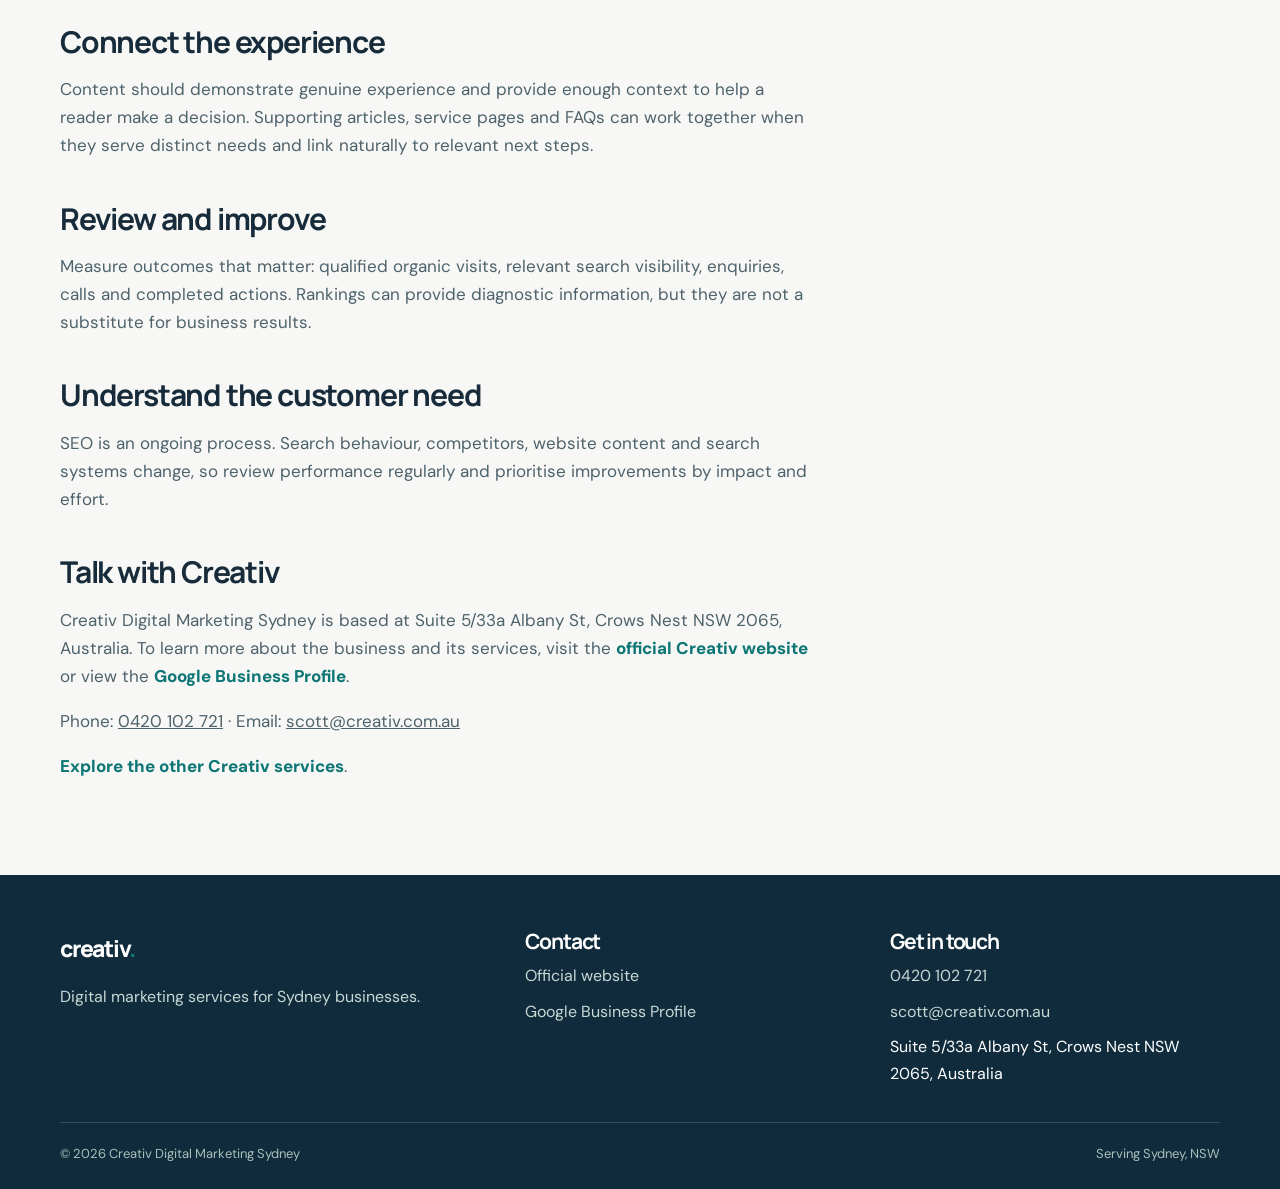
<file: services/seo/index.html>
<!doctype html>
<html lang="en-AU"><head><meta charset="utf-8"><meta name="viewport" content="width=device-width,initial-scale=1">
<title>SEO Services Sydney | Creativ Digital Marketing Sydney</title><meta name="description" content="SEO helps people discover useful pages when they search for products, services and answers. A sound strategy connects technical accessibility, helpful">
<link rel="stylesheet" href="../../styles.css">
</head><body>
<div class="topbar"><div class="wrap"><span>Sydney, NSW · Digital strategy with practical direction</span><span><a href="tel:0420102721">0420 102 721</a> · <a href="mailto:scott@creativ.com.au">scott@creativ.com.au</a></span></div></div>
<header class="nav"><div class="wrap navin"><a class="brand" href="../../index.html">creativ<span>.</span></a><nav class="navlinks"><a href="../../index.html#services">Services</a><a href="../../index.html#approach">Our approach</a><a href="../../index.html#location">Find us</a><a class="btn" href="https://creativdigitalmarketing.com.au/">Official website</a></nav></div></header>
<main><section class="page-hero"><div class="wrap"><div class="breadcrumbs"><a href="../../index.html">Home</a> / <a href="../../index.html#services">Services</a> / SEO Services Sydney</div><span class="eyebrow">Creativ · Sydney</span><h1>Build a stronger organic search foundation</h1><p class="lead">SEO helps people discover useful pages when they search for products, services and answers. A sound strategy connects technical accessibility, helpful content, site structure and authority rather than treating keywords as an isolated task.</p><p><a class="btn" href="https://creativdigitalmarketing.com.au/">Visit Creativ ↗</a> <a class="btn light" href="../../index.html#services">All services</a></p></div></section>
<section class="section"><div class="wrap content-grid"><article class="article"><h2>What this service involves</h2><p>SEO helps people discover useful pages when they search for products, services and answers. A sound strategy connects technical accessibility, helpful content, site structure and authority rather than treating keywords as an isolated task.</p><h2>Understand the customer need</h2><p>A practical SEO programme begins with understanding how customers search and which pages should meet those needs. Keyword research can reveal the language people use, but search intent matters just as much: someone comparing providers needs different information from someone ready to enquire.</p>
<h2>Build a clear foundation</h2><p>Technical SEO supports that experience. Search engines need to access important pages, understand their relationships and interpret their content. Site speed, mobile usability, canonical signals, redirects, structured data and a logical internal-link structure can all contribute to a healthier website.</p>
<h2>Create useful, specific information</h2><p>On-page optimisation makes each page’s purpose clear. Use descriptive titles, useful headings, concise introductions and content that answers the visitor’s real questions. Avoid repeating keywords unnaturally or creating near-duplicate pages that compete with one another.</p>
<h2>Connect the experience</h2><p>Content should demonstrate genuine experience and provide enough context to help a reader make a decision. Supporting articles, service pages and FAQs can work together when they serve distinct needs and link naturally to relevant next steps.</p>
<h2>Review and improve</h2><p>Measure outcomes that matter: qualified organic visits, relevant search visibility, enquiries, calls and completed actions. Rankings can provide diagnostic information, but they are not a substitute for business results.</p>
<h2>Understand the customer need</h2><p>SEO is an ongoing process. Search behaviour, competitors, website content and search systems change, so review performance regularly and prioritise improvements by impact and effort.</p><h2>Talk with Creativ</h2><p>Creativ Digital Marketing Sydney is based at Suite 5/33a Albany St, Crows Nest NSW 2065, Australia. To learn more about the business and its services, visit the <a class="textlink" href="https://creativdigitalmarketing.com.au/">official Creativ website</a> or view the <a class="textlink" href="https://share.google/ohdURk7cEPhhIA4hg">Google Business Profile</a>.</p><p>Phone: <a href="tel:0420102721">0420 102 721</a> · Email: <a href="mailto:scott@creativ.com.au">scott@creativ.com.au</a></p><p><a class="textlink" href="../../index.html#services">Explore the other Creativ services</a>.</p></article><aside class="sidebox"><strong>Explore services</strong><a href="../seo/">SEO</a><a href="../local-seo/">Local SEO</a><a href="../google-ads/">Google Ads</a><a href="../content-marketing/">Content Marketing</a><a href="../social-media/">Social Media</a><a href="../aeo-ai-search/">AEO & AI Search</a><a href="../../index.html">Back to home</a></aside></div></section></main>
<footer class="footer"><div class="wrap"><div class="footer-grid"><div><a class="brand" style="color:white" href="../../index.html">creativ<span>.</span></a><p>Digital marketing services for Sydney businesses.</p></div><div><h3>Contact</h3><div class="footer-links"><a href="https://creativdigitalmarketing.com.au/">Official website</a><a href="https://share.google/ohdURk7cEPhhIA4hg">Google Business Profile</a></div></div><div><h3>Get in touch</h3><div class="footer-links"><a href="tel:0420102721">0420 102 721</a><a href="mailto:scott@creativ.com.au">scott@creativ.com.au</a><span>Suite 5/33a Albany St, Crows Nest NSW 2065, Australia</span></div></div></div><div class="footer-bottom"><span>© 2026 Creativ Digital Marketing Sydney</span><span>Serving Sydney, NSW</span></div></div></footer>
</body></html>
</file>
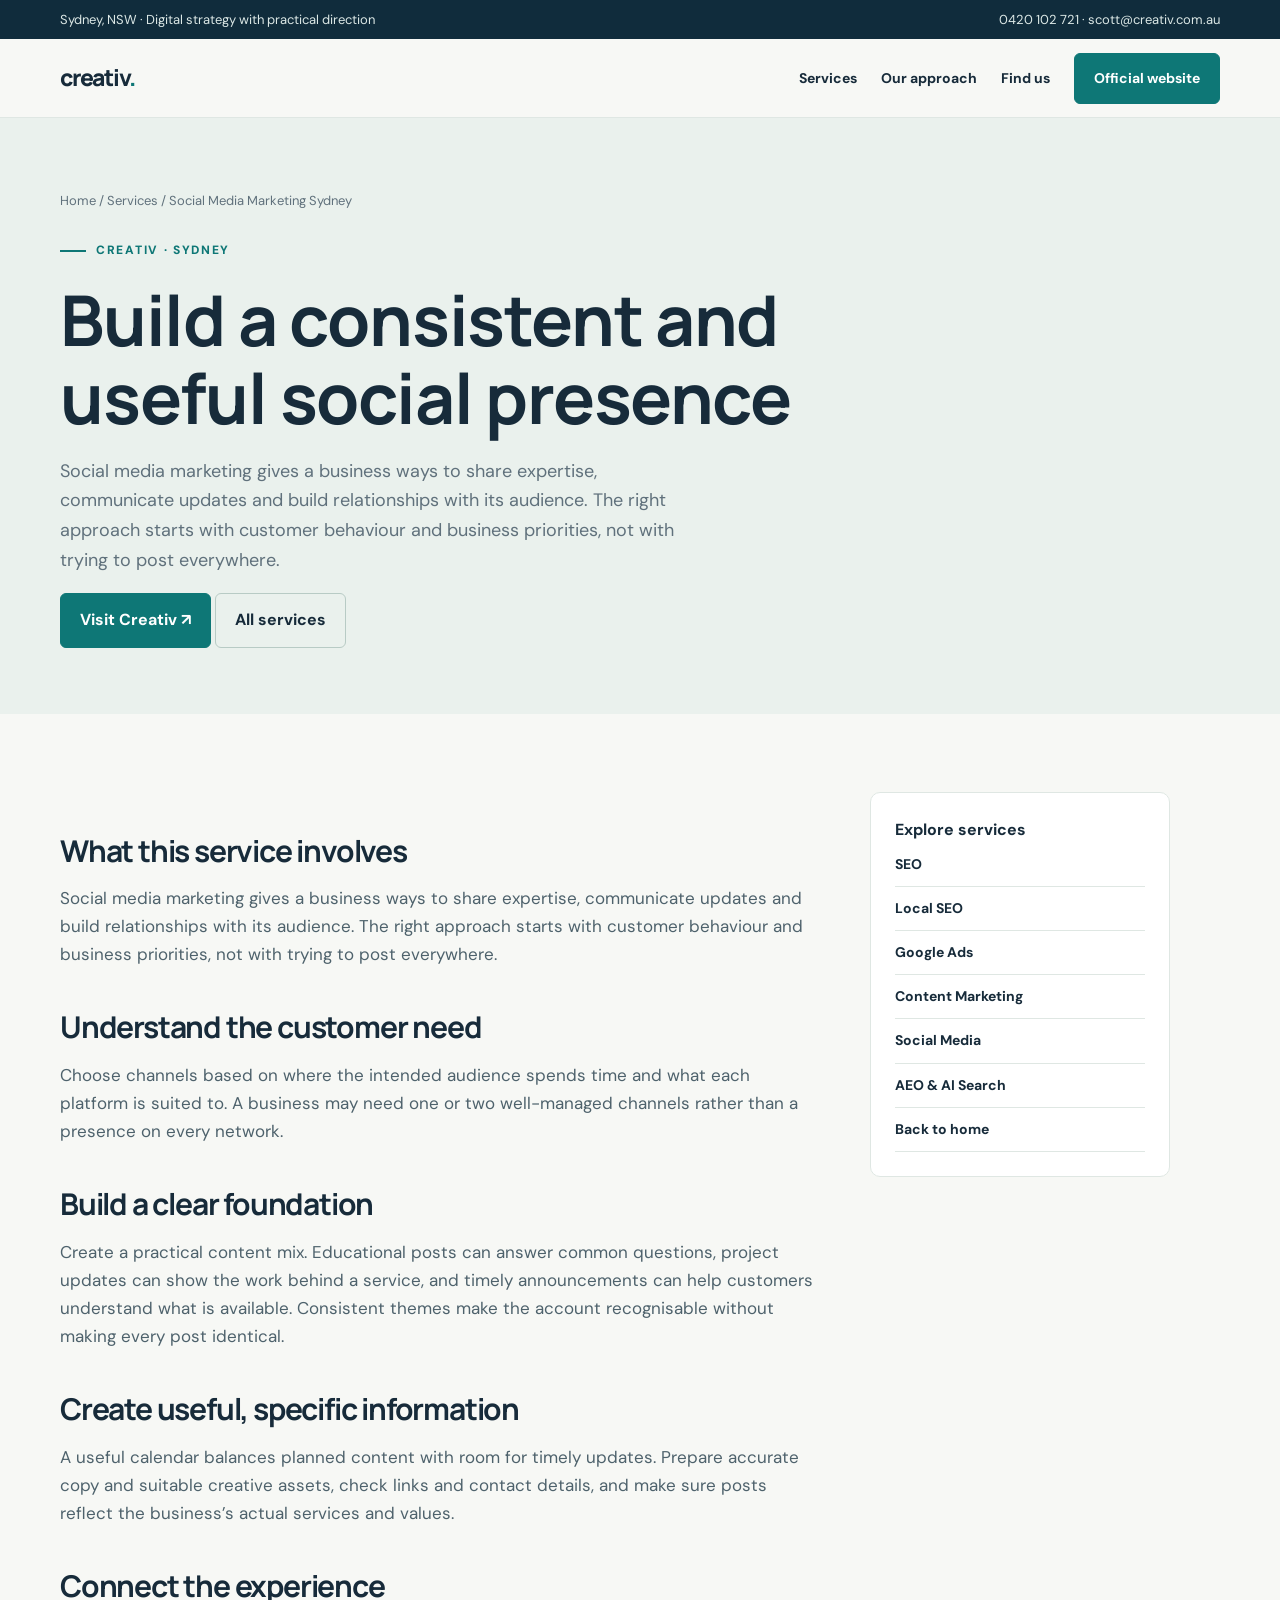
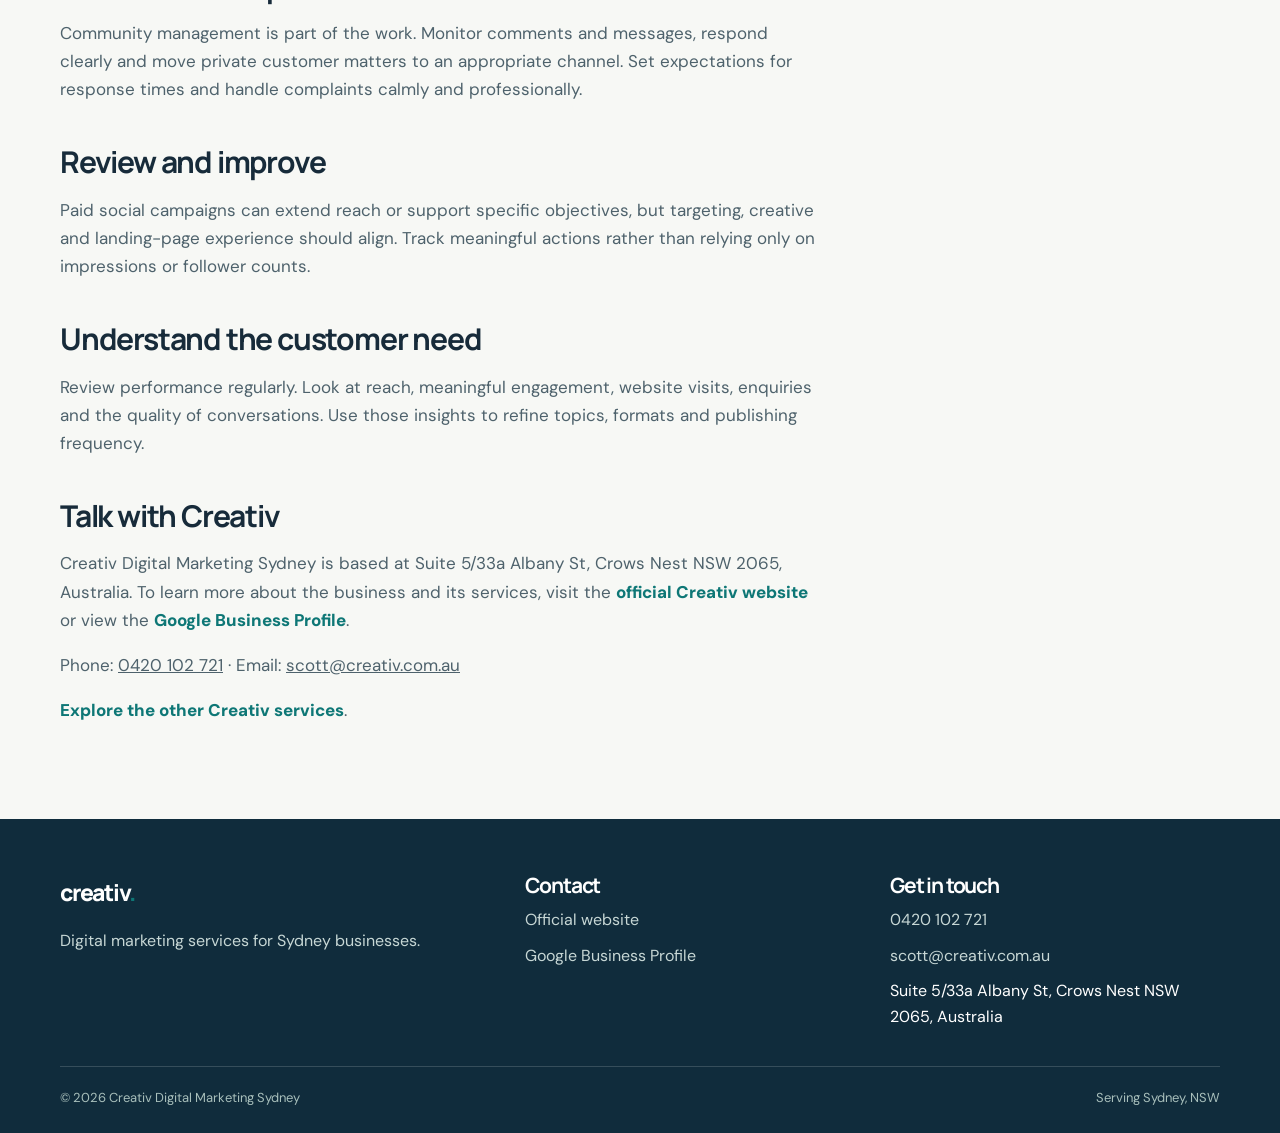
<file: services/social-media/index.html>
<!doctype html>
<html lang="en-AU"><head><meta charset="utf-8"><meta name="viewport" content="width=device-width,initial-scale=1">
<title>Social Media Marketing Sydney | Creativ Digital Marketing Sydney</title><meta name="description" content="Social media marketing gives a business ways to share expertise, communicate updates and build relationships with its audience. The right approach sta">
<link rel="stylesheet" href="../../styles.css">
</head><body>
<div class="topbar"><div class="wrap"><span>Sydney, NSW · Digital strategy with practical direction</span><span><a href="tel:0420102721">0420 102 721</a> · <a href="mailto:scott@creativ.com.au">scott@creativ.com.au</a></span></div></div>
<header class="nav"><div class="wrap navin"><a class="brand" href="../../index.html">creativ<span>.</span></a><nav class="navlinks"><a href="../../index.html#services">Services</a><a href="../../index.html#approach">Our approach</a><a href="../../index.html#location">Find us</a><a class="btn" href="https://creativdigitalmarketing.com.au/">Official website</a></nav></div></header>
<main><section class="page-hero"><div class="wrap"><div class="breadcrumbs"><a href="../../index.html">Home</a> / <a href="../../index.html#services">Services</a> / Social Media Marketing Sydney</div><span class="eyebrow">Creativ · Sydney</span><h1>Build a consistent and useful social presence</h1><p class="lead">Social media marketing gives a business ways to share expertise, communicate updates and build relationships with its audience. The right approach starts with customer behaviour and business priorities, not with trying to post everywhere.</p><p><a class="btn" href="https://creativdigitalmarketing.com.au/">Visit Creativ ↗</a> <a class="btn light" href="../../index.html#services">All services</a></p></div></section>
<section class="section"><div class="wrap content-grid"><article class="article"><h2>What this service involves</h2><p>Social media marketing gives a business ways to share expertise, communicate updates and build relationships with its audience. The right approach starts with customer behaviour and business priorities, not with trying to post everywhere.</p><h2>Understand the customer need</h2><p>Choose channels based on where the intended audience spends time and what each platform is suited to. A business may need one or two well-managed channels rather than a presence on every network.</p>
<h2>Build a clear foundation</h2><p>Create a practical content mix. Educational posts can answer common questions, project updates can show the work behind a service, and timely announcements can help customers understand what is available. Consistent themes make the account recognisable without making every post identical.</p>
<h2>Create useful, specific information</h2><p>A useful calendar balances planned content with room for timely updates. Prepare accurate copy and suitable creative assets, check links and contact details, and make sure posts reflect the business’s actual services and values.</p>
<h2>Connect the experience</h2><p>Community management is part of the work. Monitor comments and messages, respond clearly and move private customer matters to an appropriate channel. Set expectations for response times and handle complaints calmly and professionally.</p>
<h2>Review and improve</h2><p>Paid social campaigns can extend reach or support specific objectives, but targeting, creative and landing-page experience should align. Track meaningful actions rather than relying only on impressions or follower counts.</p>
<h2>Understand the customer need</h2><p>Review performance regularly. Look at reach, meaningful engagement, website visits, enquiries and the quality of conversations. Use those insights to refine topics, formats and publishing frequency.</p><h2>Talk with Creativ</h2><p>Creativ Digital Marketing Sydney is based at Suite 5/33a Albany St, Crows Nest NSW 2065, Australia. To learn more about the business and its services, visit the <a class="textlink" href="https://creativdigitalmarketing.com.au/">official Creativ website</a> or view the <a class="textlink" href="https://share.google/ohdURk7cEPhhIA4hg">Google Business Profile</a>.</p><p>Phone: <a href="tel:0420102721">0420 102 721</a> · Email: <a href="mailto:scott@creativ.com.au">scott@creativ.com.au</a></p><p><a class="textlink" href="../../index.html#services">Explore the other Creativ services</a>.</p></article><aside class="sidebox"><strong>Explore services</strong><a href="../seo/">SEO</a><a href="../local-seo/">Local SEO</a><a href="../google-ads/">Google Ads</a><a href="../content-marketing/">Content Marketing</a><a href="../social-media/">Social Media</a><a href="../aeo-ai-search/">AEO & AI Search</a><a href="../../index.html">Back to home</a></aside></div></section></main>
<footer class="footer"><div class="wrap"><div class="footer-grid"><div><a class="brand" style="color:white" href="../../index.html">creativ<span>.</span></a><p>Digital marketing services for Sydney businesses.</p></div><div><h3>Contact</h3><div class="footer-links"><a href="https://creativdigitalmarketing.com.au/">Official website</a><a href="https://share.google/ohdURk7cEPhhIA4hg">Google Business Profile</a></div></div><div><h3>Get in touch</h3><div class="footer-links"><a href="tel:0420102721">0420 102 721</a><a href="mailto:scott@creativ.com.au">scott@creativ.com.au</a><span>Suite 5/33a Albany St, Crows Nest NSW 2065, Australia</span></div></div></div><div class="footer-bottom"><span>© 2026 Creativ Digital Marketing Sydney</span><span>Serving Sydney, NSW</span></div></div></footer>
</body></html>
</file>
<file: styles.css>
@import url('https://fonts.googleapis.com/css2?family=DM+Sans:wght@400;500;600;700&family=Manrope:wght@400;500;600;700;800&display=swap');
:root{--ink:#172b3a;--muted:#60717c;--paper:#f7f8f5;--white:#fff;--teal:#0e7776;--lime:#c9ed72;--line:#dfe7e3;--navy:#102c3c;--shadow:0 20px 55px rgba(16,44,60,.10)}
*{box-sizing:border-box}html{scroll-behavior:smooth}body{margin:0;background:var(--paper);color:var(--ink);font-family:"DM Sans",sans-serif;line-height:1.65}a{color:inherit}img,svg{max-width:100%}.wrap{width:min(1160px,calc(100% - 40px));margin:auto}.topbar{background:var(--navy);color:#dce8e6;font-size:13px;padding:9px 0}.topbar .wrap{display:flex;justify-content:space-between;gap:16px;flex-wrap:wrap}.topbar a{text-decoration:none}.nav{background:rgba(247,248,245,.94);backdrop-filter:blur(12px);position:sticky;top:0;z-index:20;border-bottom:1px solid var(--line)}.navin{min-height:78px;display:flex;align-items:center;justify-content:space-between;gap:24px}.brand{text-decoration:none;font-family:Manrope,sans-serif;font-size:23px;font-weight:800;letter-spacing:-1.2px}.brand span{color:var(--teal)}.navlinks{display:flex;align-items:center;gap:24px}.navlinks a{text-decoration:none;font-size:14px;font-weight:700}.navlinks a:hover,.textlink:hover{color:var(--teal)}.btn{display:inline-flex;align-items:center;justify-content:center;gap:9px;background:var(--teal);color:white!important;text-decoration:none;padding:13px 19px;border-radius:6px;font-weight:700;border:1px solid var(--teal);transition:.2s}.btn:hover{background:#095d5c;transform:translateY(-2px)}.btn.light{background:transparent;color:var(--ink)!important;border-color:#b8cbc5}.hero{padding:76px 0 62px;overflow:hidden}.hero-grid{display:grid;grid-template-columns:1.05fr .95fr;align-items:center;gap:48px}.eyebrow{display:inline-flex;align-items:center;gap:10px;color:var(--teal);font-size:12px;font-weight:800;letter-spacing:1.7px;text-transform:uppercase}.eyebrow:before{content:"";width:26px;height:2px;background:var(--teal)}h1,h2,h3{font-family:Manrope,sans-serif;line-height:1.12;letter-spacing:-1.2px}h1{font-size:clamp(42px,5.8vw,70px);margin:19px 0 20px;max-width:720px}h2{font-size:clamp(30px,3.5vw,44px);margin:0 0 16px}h3{font-size:21px;margin:0 0 10px}.lead{font-size:18px;color:var(--muted);max-width:620px}.hero-actions{display:flex;gap:12px;flex-wrap:wrap;margin-top:28px}.hero-art{position:relative;min-height:430px;background:#e4efea;border-radius:46% 46% 10px 10px;display:grid;place-items:center;overflow:hidden}.hero-art:before{content:"";position:absolute;width:340px;height:340px;border:1px solid rgba(14,119,118,.25);border-radius:50%}.hero-art:after{content:"";position:absolute;width:250px;height:250px;border:1px solid rgba(14,119,118,.22);border-radius:50%}.art-card{position:absolute;background:white;border:1px solid #d5e2dc;box-shadow:var(--shadow);border-radius:12px;padding:16px 18px;z-index:2}.art-card strong{display:block;font:800 26px Manrope;color:var(--teal)}.art-card small{color:var(--muted)}.art-one{top:62px;left:22px}.art-two{right:20px;bottom:58px}.art-center{z-index:1;width:210px;height:210px;border-radius:50%;background:var(--navy);display:grid;place-items:center;color:white;font:800 34px Manrope;box-shadow:0 25px 55px rgba(16,44,60,.22)}.art-center span{color:var(--lime)}.section{padding:78px 0}.section.white{background:white}.section-head{max-width:680px;margin-bottom:34px}.section-head p{color:var(--muted);font-size:17px}.service-grid{display:grid;grid-template-columns:repeat(3,1fr);gap:16px}.service-card{display:block;background:white;padding:25px;border:1px solid var(--line);border-radius:10px;text-decoration:none;min-height:230px;transition:.2s}.service-card:hover{transform:translateY(-5px);box-shadow:var(--shadow);border-color:#9fc5b9}.num{font-size:12px;color:var(--teal);font-weight:800;letter-spacing:1px}.service-card h3{margin-top:24px}.service-card p{color:var(--muted);font-size:14px}.arrow{display:inline-block;color:var(--teal);font-weight:800;margin-top:12px}.split{display:grid;grid-template-columns:1fr 1fr;gap:54px;align-items:center}.feature-panel{background:var(--navy);color:white;padding:38px;border-radius:12px;position:relative;overflow:hidden}.feature-panel:after{content:"";position:absolute;width:240px;height:240px;border:1px solid rgba(201,237,114,.35);border-radius:50%;right:-70px;bottom:-110px}.feature-panel p{color:#c7d7d5}.checklist{padding:0;list-style:none}.checklist li{padding:12px 0;border-bottom:1px solid var(--line);display:flex;gap:12px}.checklist li:before{content:"✓";color:var(--teal);font-weight:900}.steps{display:grid;grid-template-columns:repeat(3,1fr);gap:18px}.step{border-top:3px solid var(--teal);padding:22px;background:#f4f7f4}.step b{font:800 13px Manrope;color:var(--teal);letter-spacing:1px}.step p{color:var(--muted);margin-bottom:0}.map-wrap{border-radius:12px;overflow:hidden;border:1px solid var(--line);min-height:330px;background:#e6eeea}.map-wrap iframe{display:block;width:100%;height:330px;border:0}.cta{background:var(--lime);padding:54px;border-radius:14px;display:flex;justify-content:space-between;align-items:center;gap:25px}.cta h2{max-width:640px;margin:0}.cta .btn{background:var(--navy);border-color:var(--navy)}.faq{border-top:1px solid var(--line);padding:18px 0}.faq h3{font-size:17px}.faq p{color:var(--muted);margin:0}.page-hero{padding:72px 0 50px;background:#eaf1ed}.page-hero h1{max-width:850px}.breadcrumbs{font-size:13px;color:var(--muted);margin-bottom:22px}.breadcrumbs a{text-decoration:none}.content-grid{display:grid;grid-template-columns:minmax(0,760px) 300px;gap:50px}.article p{color:#4e626c;font-size:17px}.article h2{font-size:30px;margin-top:42px}.sidebox{background:white;border:1px solid var(--line);padding:24px;border-radius:10px;align-self:start;position:sticky;top:110px}.sidebox a{display:block;text-decoration:none;padding:10px 0;border-bottom:1px solid var(--line);font-size:14px;font-weight:700}.footer{background:var(--navy);color:white;padding:55px 0 25px}.footer-grid{display:grid;grid-template-columns:1.3fr 1fr 1fr;gap:36px}.footer p,.footer a{color:#c7d7d5}.footer a{text-decoration:none}.footer-links{display:grid;gap:9px}.footer-bottom{border-top:1px solid rgba(255,255,255,.16);margin-top:35px;padding-top:20px;color:#a8bfbb;font-size:13px;display:flex;justify-content:space-between;gap:16px;flex-wrap:wrap}.textlink{font-weight:800;color:var(--teal);text-decoration:none}
@media(max-width:850px){.hero-grid,.split,.content-grid{grid-template-columns:1fr}.hero-art{min-height:350px}.service-grid{grid-template-columns:repeat(2,1fr)}.steps{grid-template-columns:1fr}.sidebox{position:static}.navlinks{gap:12px}.navlinks a:not(.btn){display:none}.footer-grid{grid-template-columns:1fr 1fr}.cta{padding:34px;align-items:flex-start;flex-direction:column}}
@media(max-width:520px){.wrap{width:min(100% - 28px,1160px)}.hero{padding:52px 0}.hero-art{min-height:300px}.service-grid,.footer-grid{grid-template-columns:1fr}.service-card{min-height:190px}.cta{padding:26px}.topbar .wrap{font-size:12px}.brand{font-size:20px}}
</file>
